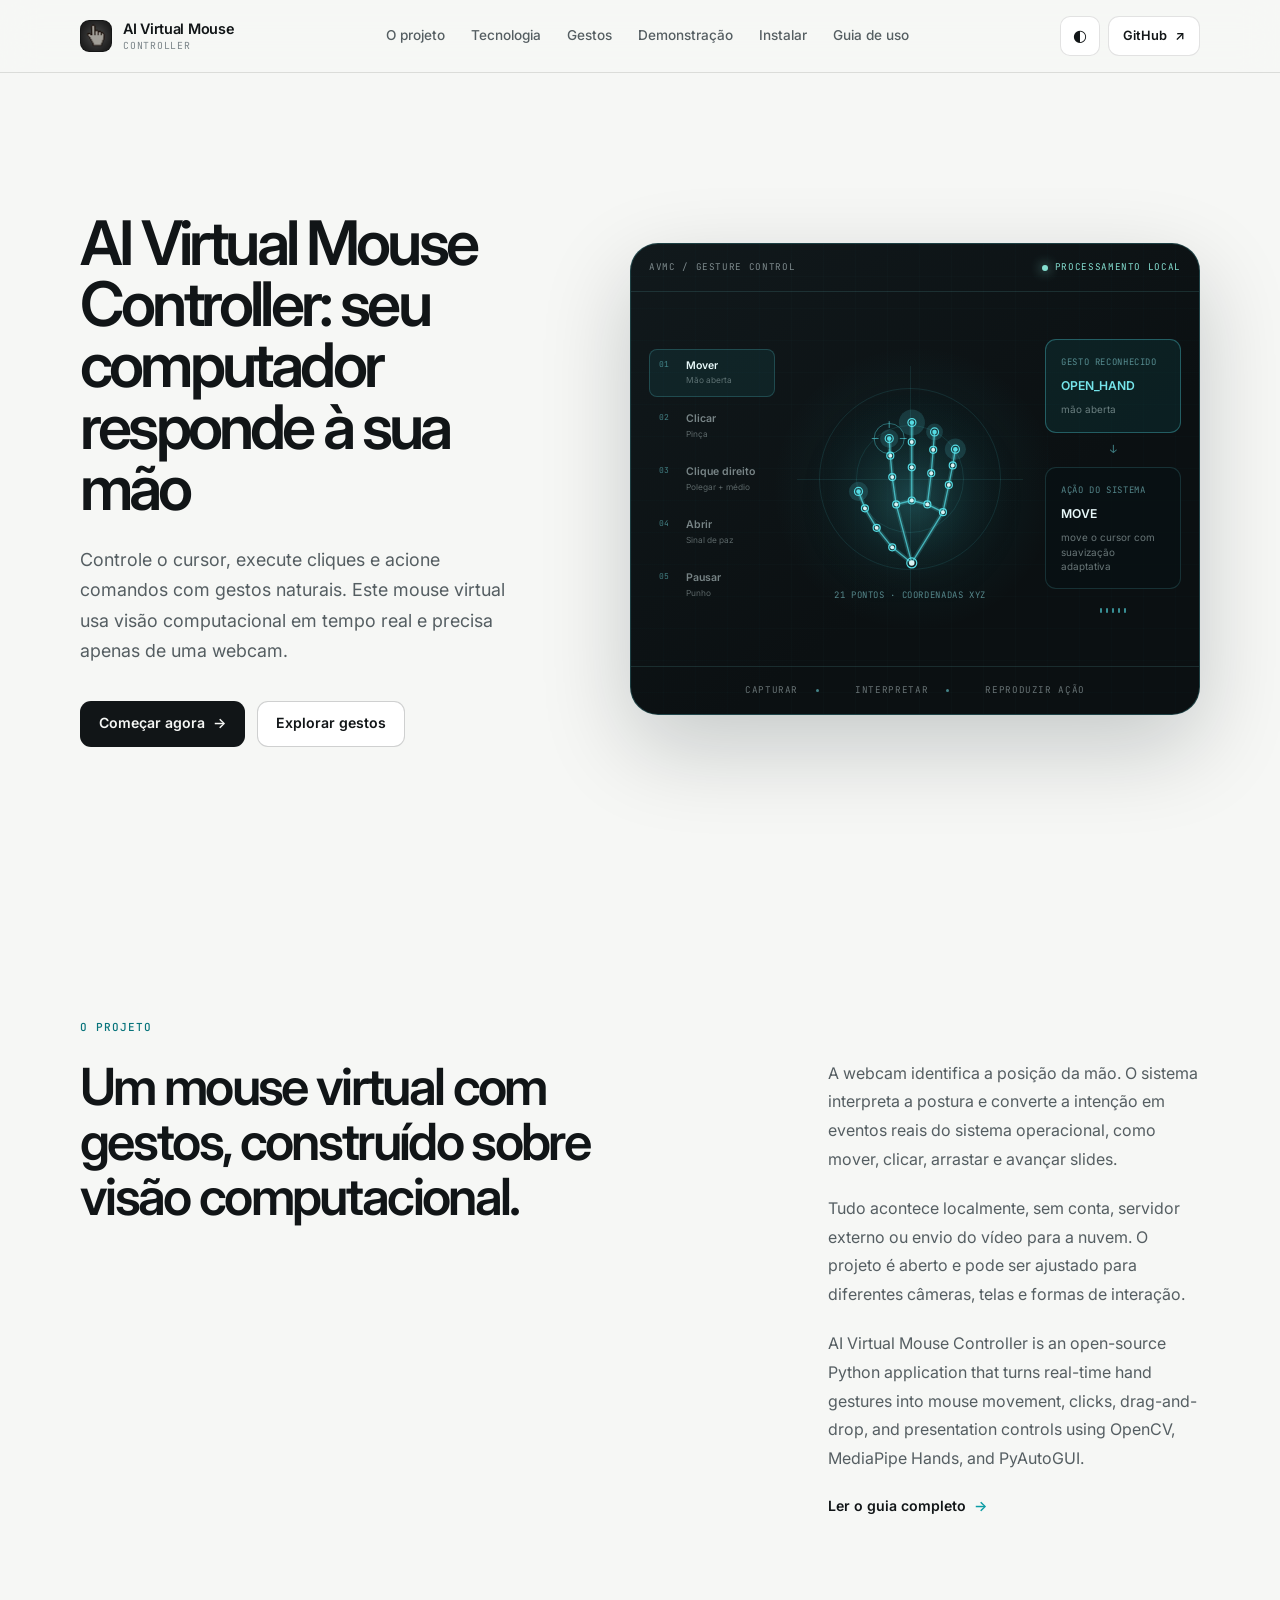
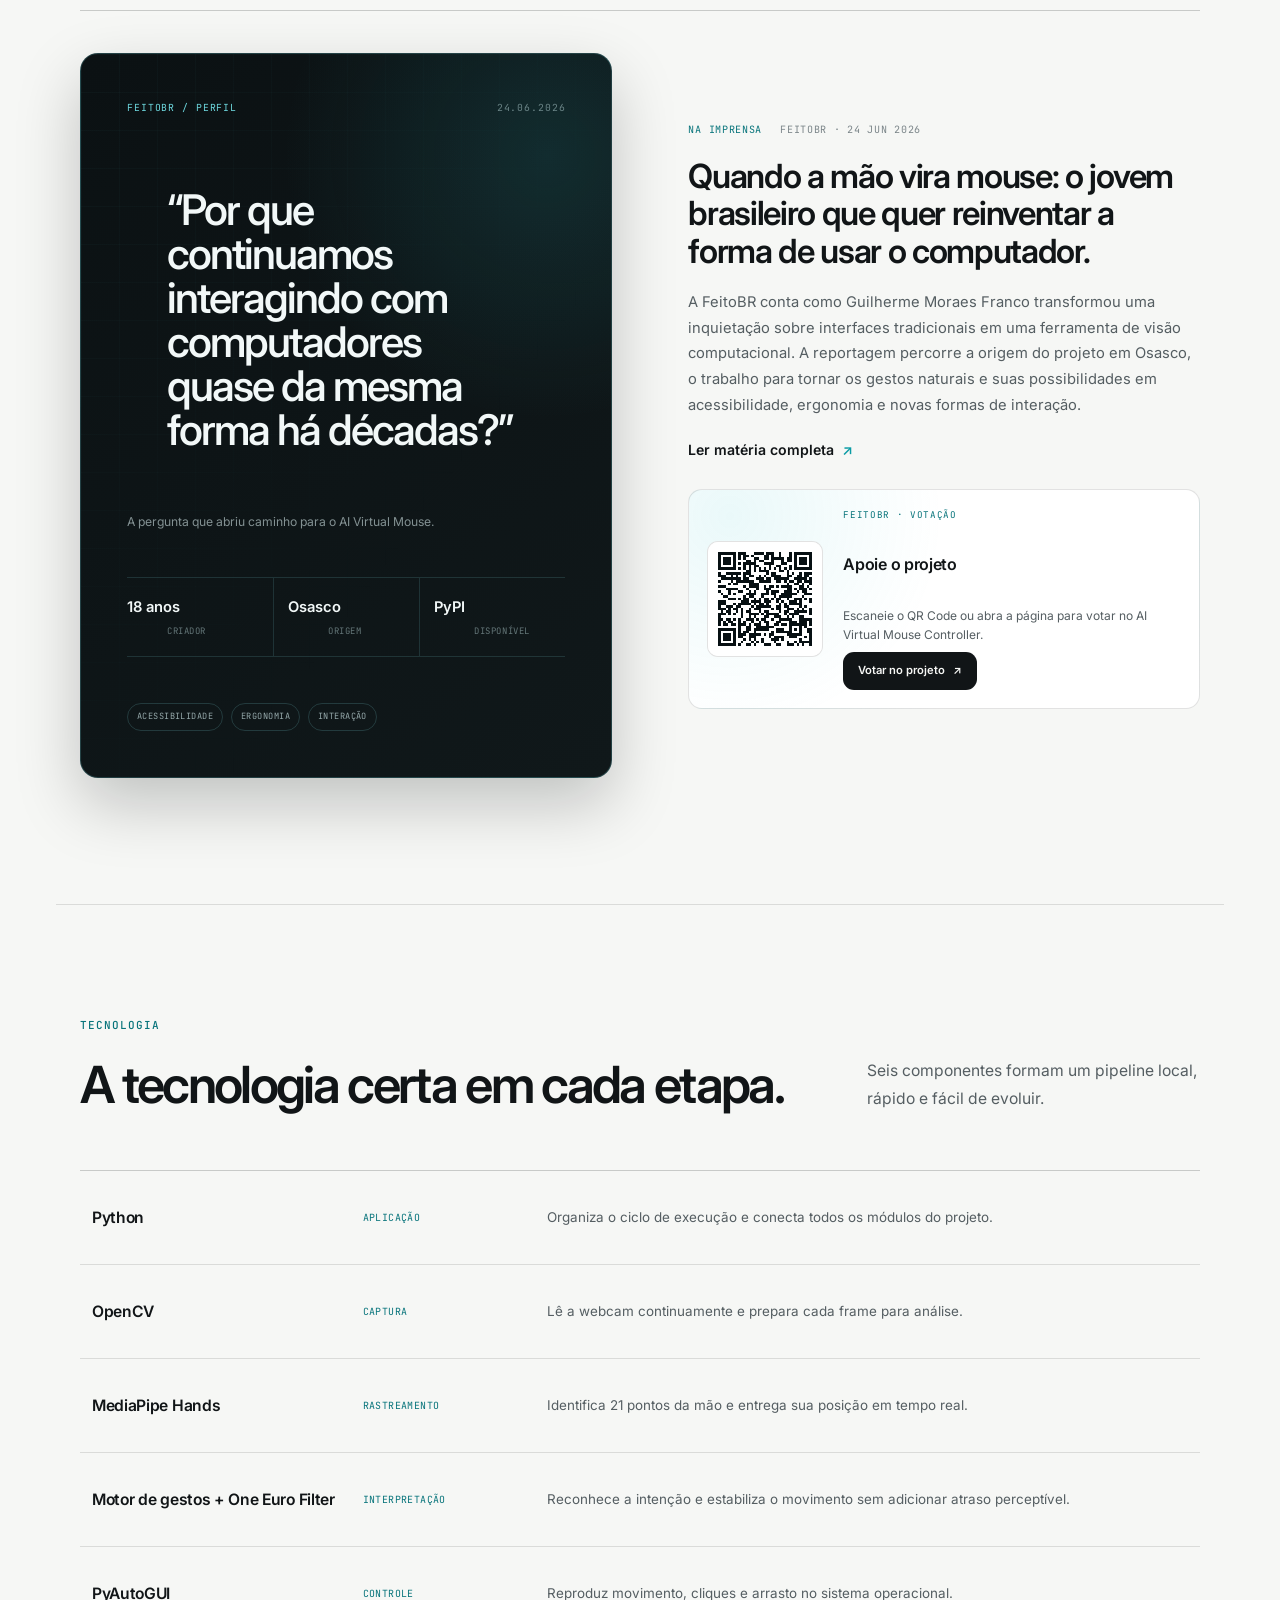
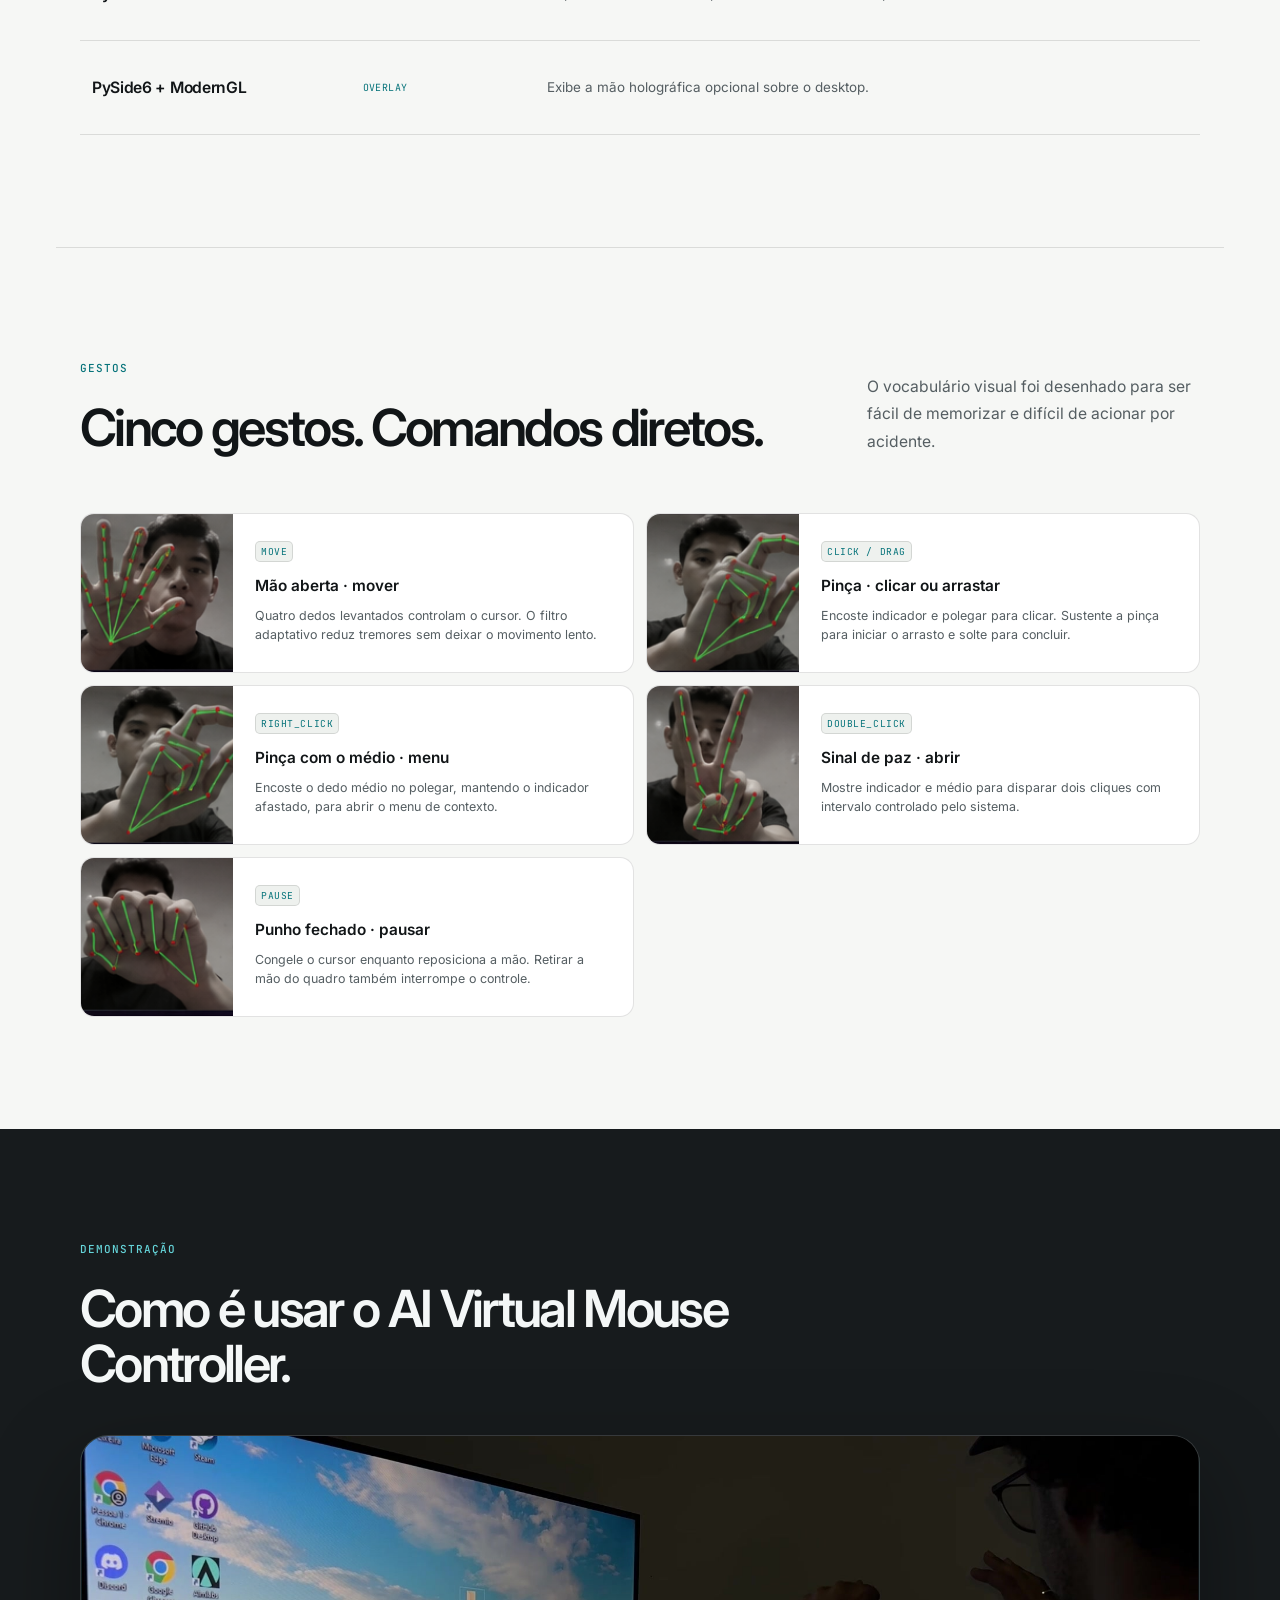
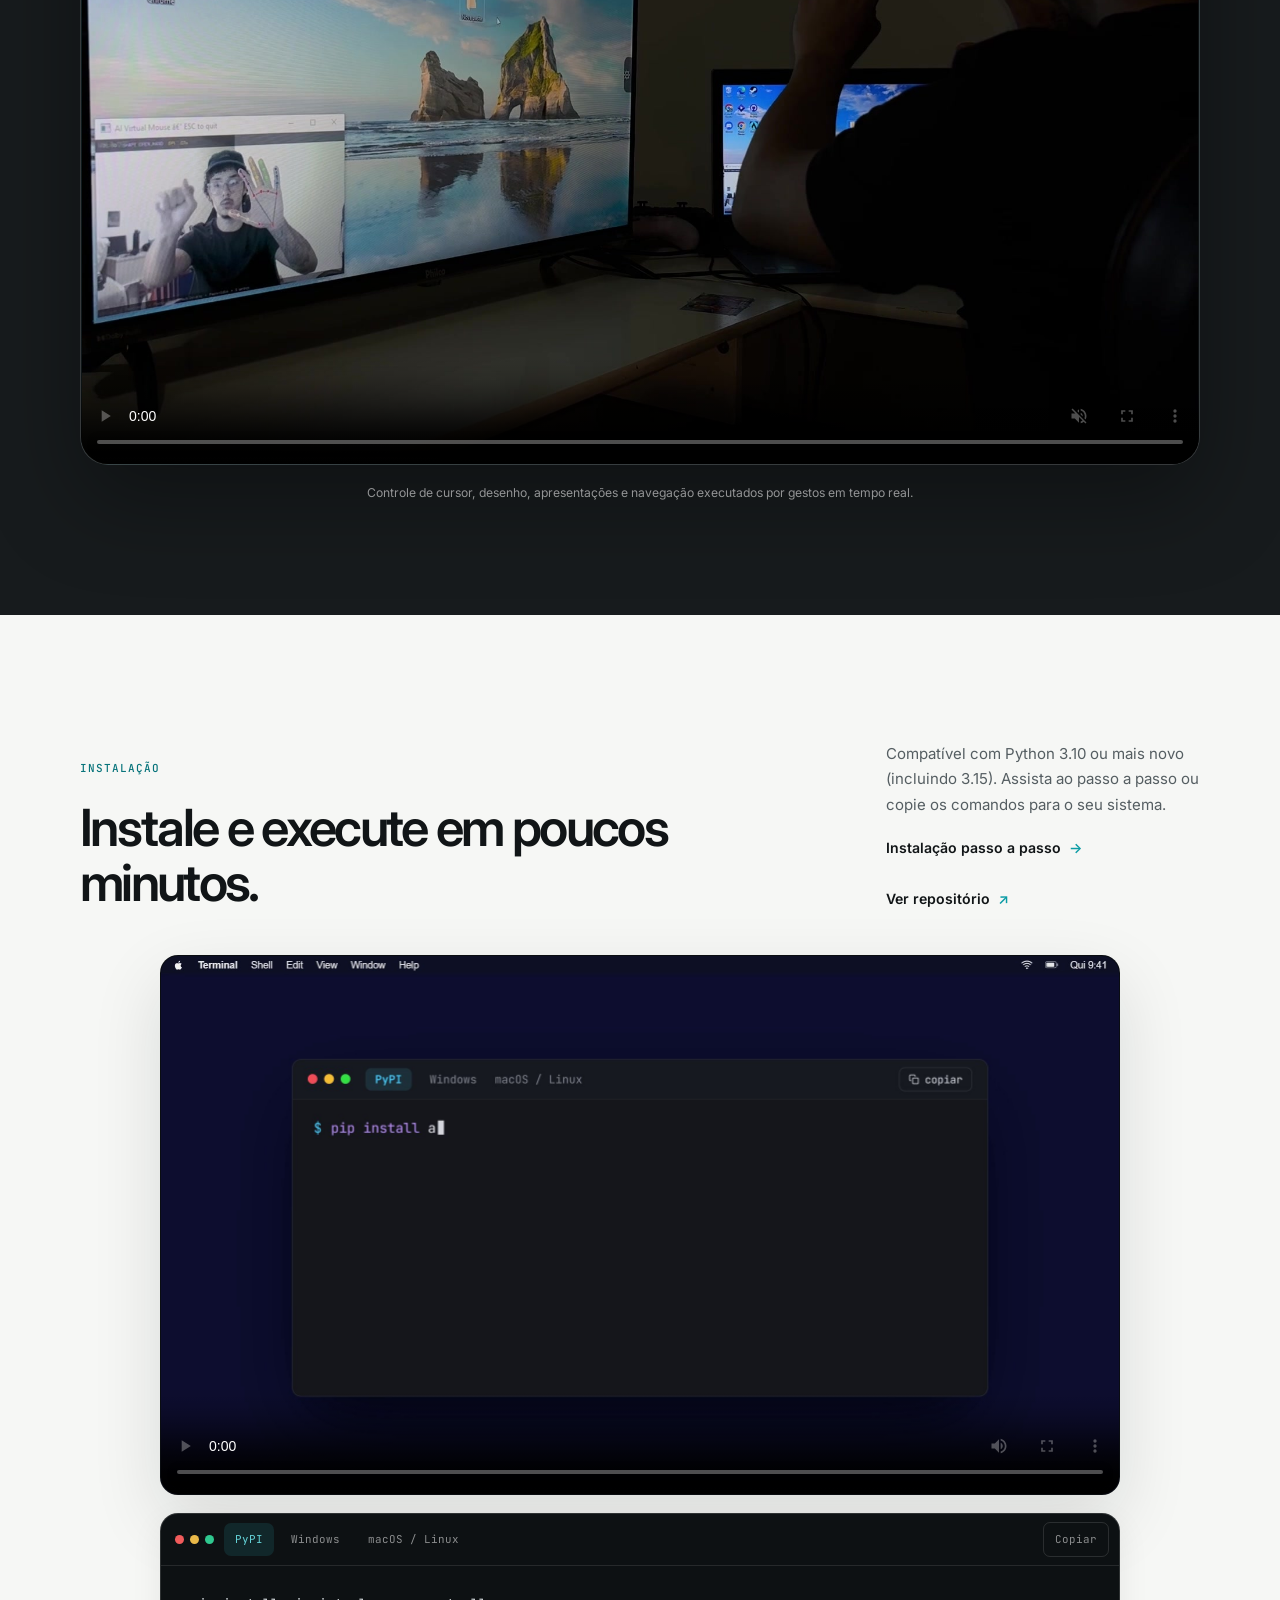
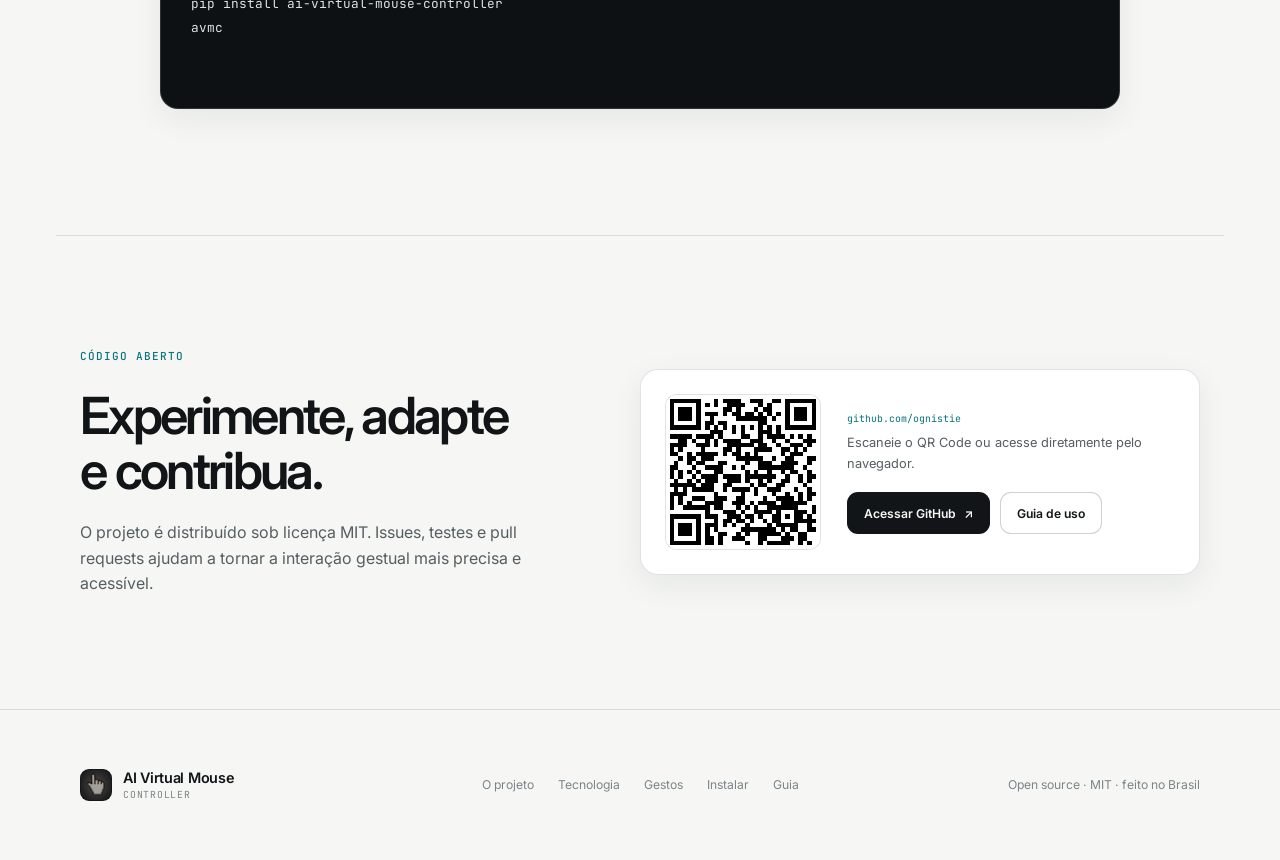
<file: docs/index.html>
<!doctype html>
<html lang="pt-BR" data-theme="light">
<head>
  <meta charset="utf-8">
  <meta name="google-site-verification" content="tviX2OQNAAVt1c9A2BWVsS2HNWF11ntSIeX0x3GnPp8">
  <meta name="viewport" content="width=device-width, initial-scale=1">

  <title>AI Virtual Mouse Controller — mouse por gestos com webcam</title>
  <meta
    name="description"
    content="Controle o cursor, cliques e apresentações com gestos da mão. Um projeto open source em Python, MediaPipe e OpenCV, executado localmente."
  >
  <meta name="author" content="Guilherme Moraes Franco">
  <meta name="robots" content="index, follow, max-image-preview:large, max-snippet:-1, max-video-preview:-1">
  <meta name="theme-color" content="#f6f7f5">
  <link rel="canonical" href="https://ognistie.github.io/ai-virtual-mouse-controller/">

  <meta property="og:type" content="website">
  <meta property="og:locale" content="pt_BR">
  <meta property="og:site_name" content="AI Virtual Mouse Controller">
  <meta property="og:title" content="AI Virtual Mouse Controller">
  <meta
    property="og:description"
    content="Transforme gestos naturais da mão em comandos do computador com visão computacional executada localmente."
  >
  <meta property="og:url" content="https://ognistie.github.io/ai-virtual-mouse-controller/">
  <meta property="og:image" content="https://ognistie.github.io/ai-virtual-mouse-controller/assets/img/avmc-demo-poster.jpg">
  <meta property="og:image:alt" content="AI Virtual Mouse Controller reconhecendo gestos da mão pela webcam">
  <meta name="twitter:card" content="summary_large_image">
  <meta name="twitter:title" content="AI Virtual Mouse Controller — controle por gestos">
  <meta name="twitter:description" content="Controle cursor, cliques e apresentações com gestos da mão usando uma webcam.">
  <meta name="twitter:image" content="https://ognistie.github.io/ai-virtual-mouse-controller/assets/img/avmc-demo-poster.jpg">

  <script type="application/ld+json">
  {
    "@context": "https://schema.org",
    "@graph": [
      {
        "@type": "WebSite",
        "@id": "https://ognistie.github.io/ai-virtual-mouse-controller/#website",
        "url": "https://ognistie.github.io/ai-virtual-mouse-controller/",
        "name": "AI Virtual Mouse Controller",
        "inLanguage": "pt-BR"
      },
      {
        "@type": "SoftwareApplication",
        "@id": "https://ognistie.github.io/ai-virtual-mouse-controller/#software",
        "name": "AI Virtual Mouse Controller",
        "url": "https://ognistie.github.io/ai-virtual-mouse-controller/",
        "downloadUrl": "https://pypi.org/project/ai-virtual-mouse-controller/",
        "codeRepository": "https://github.com/ognistie/ai-virtual-mouse-controller",
        "applicationCategory": "UtilitiesApplication",
        "applicationSubCategory": "Gesture-based computer input and accessibility tool",
        "operatingSystem": "Windows 10, Windows 11, macOS, Linux X11",
        "softwareRequirements": "Python 3.10+ and a webcam",
        "description": "Aplicativo open source que usa visão computacional para controlar o cursor, cliques e apresentações com gestos da mão.",
        "image": "https://ognistie.github.io/ai-virtual-mouse-controller/assets/img/avmc-demo-poster.jpg",
        "license": "https://opensource.org/license/mit",
        "author": {
          "@type": "Person",
          "name": "Guilherme Moraes Franco",
          "url": "https://github.com/ognistie"
        },
        "offers": {
          "@type": "Offer",
          "price": "0",
          "priceCurrency": "USD"
        },
        "isAccessibleForFree": true,
        "inLanguage": "pt-BR"
      }
    ]
  }
  </script>

  <link rel="preconnect" href="https://fonts.googleapis.com">
  <link rel="preconnect" href="https://fonts.gstatic.com" crossorigin>
  <link
    href="https://fonts.googleapis.com/css2?family=Inter:wght@400;500;600;700&family=JetBrains+Mono:wght@400;500&display=swap"
    rel="stylesheet"
  >
  <link rel="stylesheet" href="assets/css/style.css?v=20260730-vote-qr">
  <script>document.documentElement.classList.add("js");</script>
</head>

<body>
  <a class="skip-link" href="#content">Ir para o conteúdo</a>

  <header class="site-header">
    <div class="nav-shell">
      <a class="brand" href="#top" aria-label="AI Virtual Mouse Controller — início">
        <span class="brand-symbol" aria-hidden="true">
          <img src="assets/img/mouse-cursor-brand.jpg" alt="" width="128" height="128">
        </span>
        <span class="brand-copy">
          <strong>AI Virtual Mouse</strong>
          <small>Controller</small>
        </span>
      </a>

      <nav class="nav-links" aria-label="Navegação principal">
        <a href="#overview">O projeto</a>
        <a href="#technology">Tecnologia</a>
        <a href="#gestures">Gestos</a>
        <a href="#demo">Demonstração</a>
        <a href="#install">Instalar</a>
        <a href="usage.html">Guia de uso</a>
      </nav>

      <div class="nav-actions">
        <button class="theme-toggle" type="button" aria-label="Ativar tema escuro">
          <span class="theme-icon" aria-hidden="true">◐</span>
        </button>
        <a
          class="button button-quiet nav-github"
          href="https://github.com/ognistie/ai-virtual-mouse-controller"
          target="_blank"
          rel="noopener"
        >
          GitHub <span aria-hidden="true">↗</span>
        </a>
        <button class="menu-toggle" type="button" aria-label="Abrir menu" aria-expanded="false">
          <span></span><span></span>
        </button>
      </div>
    </div>
  </header>

  <main id="content">
    <section class="hero" id="top">
      <div class="hero-copy">
        <h1>AI Virtual Mouse Controller: seu computador responde à sua mão</h1>

        <p class="hero-lede">
          Controle o cursor, execute cliques e acione comandos com gestos naturais.
          Este mouse virtual usa visão computacional em tempo real e precisa apenas
          de uma webcam.
        </p>

        <div class="hero-actions">
          <a class="button button-primary" href="#install">
            Começar agora <span aria-hidden="true">→</span>
          </a>
          <a class="button button-secondary" href="#gestures">Explorar gestos</a>
        </div>
      </div>

      <div class="tracking-panel" aria-label="Painel ilustrativo do sistema de rastreamento">
        <div class="tracking-toolbar">
          <span>AVMC / gesture control</span>
          <span class="tracking-status"><i aria-hidden="true"></i> processamento local</span>
        </div>

        <div class="tracking-layout">
          <div class="tracking-gesture-list" aria-label="Gestos disponíveis">
            <button type="button" data-gesture-pose="open_hand" aria-pressed="true">
              <span>01</span>
              <strong>Mover</strong>
              <small>Mão aberta</small>
            </button>
            <button type="button" data-gesture-pose="pinch" aria-pressed="false">
              <span>02</span>
              <strong>Clicar</strong>
              <small>Pinça</small>
            </button>
            <button type="button" data-gesture-pose="pinch_middle" aria-pressed="false">
              <span>03</span>
              <strong>Clique direito</strong>
              <small>Polegar + médio</small>
            </button>
            <button type="button" data-gesture-pose="peace" aria-pressed="false">
              <span>04</span>
              <strong>Abrir</strong>
              <small>Sinal de paz</small>
            </button>
            <button type="button" data-gesture-pose="fist" aria-pressed="false">
              <span>05</span>
              <strong>Pausar</strong>
              <small>Punho</small>
            </button>
          </div>

          <div class="tracking-hand" aria-hidden="true">
            <span class="tracking-axis tracking-axis-x"></span>
            <span class="tracking-axis tracking-axis-y"></span>
            <canvas id="heroHandCanvas" width="420" height="420"></canvas>
            <small>21 pontos · coordenadas XYZ</small>
          </div>

          <div class="tracking-output">
            <article class="tracking-module tracking-primary">
              <span>gesto reconhecido</span>
              <strong id="heroGestureName">OPEN_HAND</strong>
              <small id="heroGestureCue">mão aberta</small>
            </article>
            <span class="tracking-flow" aria-hidden="true">↓</span>
            <article class="tracking-module">
              <span>ação do sistema</span>
              <strong id="heroActionName">MOVE</strong>
              <small id="heroActionDetail">move o cursor com suavização adaptativa</small>
            </article>
            <div class="tracking-response" aria-hidden="true">
              <span></span><span></span><span></span><span></span><span></span>
            </div>
          </div>
        </div>

        <div class="tracking-footer">
          <span>capturar</span>
          <span>interpretar</span>
          <span>reproduzir ação</span>
        </div>
      </div>
    </section>

    <section class="section overview" id="overview">
      <div class="section-label">O projeto</div>
      <div class="overview-grid">
        <div>
          <h2>Um mouse virtual com gestos, construído sobre visão computacional.</h2>
        </div>
        <div class="overview-copy">
          <p>
            A webcam identifica a posição da mão. O sistema interpreta a postura e
            converte a intenção em eventos reais do sistema operacional, como mover,
            clicar, arrastar e avançar slides.
          </p>
          <p>
            Tudo acontece localmente, sem conta, servidor externo ou envio do vídeo
            para a nuvem. O projeto é aberto e pode ser ajustado para diferentes
            câmeras, telas e formas de interação.
          </p>
          <p lang="en">
            AI Virtual Mouse Controller is an open-source Python application that
            turns real-time hand gestures into mouse movement, clicks, drag-and-drop,
            and presentation controls using OpenCV, MediaPipe Hands, and PyAutoGUI.
          </p>
          <a class="text-link" href="usage.html">
            Ler o guia completo <span aria-hidden="true">→</span>
          </a>
        </div>
      </div>

      <article class="press-feature" aria-labelledby="pressTitle">
        <a
          class="press-editorial"
          href="https://feitobr.com.br/blog/quando-a-mao-vira-mouse-o-jovem-brasileiro-que-quer-reinventar-a-forma-de-usar-o-computador"
          target="_blank"
          rel="noopener"
          aria-label="Ler a matéria completa no FeitoBR"
        >
          <div class="press-editorial-head">
            <span>FeitoBR / perfil</span>
            <span>24.06.2026</span>
          </div>
          <div class="press-editorial-quote">
            <blockquote>
              “Por que continuamos interagindo com computadores quase da mesma
              forma há décadas?”
            </blockquote>
            <p>A pergunta que abriu caminho para o AI Virtual Mouse.</p>
          </div>
          <dl class="press-facts">
            <div>
              <dt>18 anos</dt>
              <dd>criador</dd>
            </div>
            <div>
              <dt>Osasco</dt>
              <dd>origem</dd>
            </div>
            <div>
              <dt>PyPI</dt>
              <dd>disponível</dd>
            </div>
          </dl>
          <div class="press-topics" aria-label="Temas abordados na matéria">
            <span>Acessibilidade</span>
            <span>Ergonomia</span>
            <span>Interação</span>
          </div>
        </a>
        <div class="press-content">
          <div class="press-meta">
            <span>Na imprensa</span>
            <span>FeitoBR · 24 jun 2026</span>
          </div>
          <h3 id="pressTitle">
            Quando a mão vira mouse: o jovem brasileiro que quer reinventar a
            forma de usar o computador.
          </h3>
          <p>
            A FeitoBR conta como Guilherme Moraes Franco transformou uma
            inquietação sobre interfaces tradicionais em uma ferramenta de
            visão computacional. A reportagem percorre a origem do projeto em
            Osasco, o trabalho para tornar os gestos naturais e suas
            possibilidades em acessibilidade, ergonomia e novas formas de
            interação.
          </p>
          <a
            class="text-link"
            href="https://feitobr.com.br/blog/quando-a-mao-vira-mouse-o-jovem-brasileiro-que-quer-reinventar-a-forma-de-usar-o-computador"
            target="_blank"
            rel="noopener"
          >
            Ler matéria completa <span aria-hidden="true">↗</span>
          </a>
          <div class="press-vote-card">
            <a
              class="press-vote-qr"
              href="https://feitobr.com.br/produtos/50dbbe01-15b2-4acd-b968-099254726824"
              target="_blank"
              rel="noopener"
              aria-label="Abrir a página de votação do AI Virtual Mouse Controller no FeitoBR"
            >
              <img
                src="assets/img/feitobr-vote-qr.png"
                alt="QR Code para votar no AI Virtual Mouse Controller no FeitoBR"
                width="180"
                height="180"
                loading="lazy"
              >
            </a>
            <div class="press-vote-copy">
              <span class="press-vote-kicker">FeitoBR · votação</span>
              <h4>Apoie o projeto</h4>
              <p>Escaneie o QR Code ou abra a página para votar no AI Virtual Mouse Controller.</p>
              <a
                class="button button-primary"
                href="https://feitobr.com.br/produtos/50dbbe01-15b2-4acd-b968-099254726824"
                target="_blank"
                rel="noopener"
              >
                Votar no projeto <span aria-hidden="true">↗</span>
              </a>
            </div>
          </div>
        </div>
      </article>
    </section>

    <section class="section technology" id="technology">
      <div class="section-heading">
        <div>
          <div class="section-label">Tecnologia</div>
          <h2>A tecnologia certa em cada etapa.</h2>
        </div>
        <p>
          Seis componentes formam um pipeline local, rápido e fácil de evoluir.
        </p>
      </div>

      <div class="stack-list">
        <article class="stack-item">
          <h3>Python</h3>
          <span class="stack-role">Aplicação</span>
          <p>Organiza o ciclo de execução e conecta todos os módulos do projeto.</p>
        </article>
        <article class="stack-item">
          <h3>OpenCV</h3>
          <span class="stack-role">Captura</span>
          <p>Lê a webcam continuamente e prepara cada frame para análise.</p>
        </article>
        <article class="stack-item">
          <h3>MediaPipe Hands</h3>
          <span class="stack-role">Rastreamento</span>
          <p>Identifica 21 pontos da mão e entrega sua posição em tempo real.</p>
        </article>
        <article class="stack-item">
          <h3>Motor de gestos + One Euro Filter</h3>
          <span class="stack-role">Interpretação</span>
          <p>Reconhece a intenção e estabiliza o movimento sem adicionar atraso perceptível.</p>
        </article>
        <article class="stack-item">
          <h3>PyAutoGUI</h3>
          <span class="stack-role">Controle</span>
          <p>Reproduz movimento, cliques e arrasto no sistema operacional.</p>
        </article>
        <article class="stack-item">
          <h3>PySide6 + ModernGL</h3>
          <span class="stack-role">Overlay</span>
          <p>Exibe a mão holográfica opcional sobre o desktop.</p>
        </article>
      </div>
    </section>

    <section class="section gestures" id="gestures">
      <div class="section-heading">
        <div>
          <div class="section-label">Gestos</div>
          <h2>Cinco gestos. Comandos diretos.</h2>
        </div>
        <p>
          O vocabulário visual foi desenhado para ser fácil de memorizar e difícil
          de acionar por acidente.
        </p>
      </div>

      <div class="gesture-gallery">
        <article class="gesture-card">
          <img
            src="assets/img/gesture_move_real.png"
            alt="Mão aberta usada para mover o cursor"
            loading="lazy"
            width="640"
            height="360"
          >
          <div>
            <code>MOVE</code>
            <h3>Mão aberta · mover</h3>
            <p>Quatro dedos levantados controlam o cursor. O filtro adaptativo reduz tremores sem deixar o movimento lento.</p>
          </div>
        </article>
        <article class="gesture-card">
          <img
            src="assets/img/gesture_left_click_real.png"
            alt="Pinça entre polegar e indicador para clique esquerdo"
            loading="lazy"
            width="640"
            height="360"
          >
          <div>
            <code>CLICK / DRAG</code>
            <h3>Pinça · clicar ou arrastar</h3>
            <p>Encoste indicador e polegar para clicar. Sustente a pinça para iniciar o arrasto e solte para concluir.</p>
          </div>
        </article>
        <article class="gesture-card">
          <img
            src="assets/img/gesture_left_click_real.png"
            alt="Gesto de clique direito com polegar e dedo médio"
            loading="lazy"
            width="640"
            height="360"
          >
          <div>
            <code>RIGHT_CLICK</code>
            <h3>Pinça com o médio · menu</h3>
            <p>Encoste o dedo médio no polegar, mantendo o indicador afastado, para abrir o menu de contexto.</p>
          </div>
        </article>
        <article class="gesture-card">
          <img
            src="assets/img/gesture_double_click_real.png"
            alt="Sinal de paz usado para duplo clique"
            loading="lazy"
            width="640"
            height="360"
          >
          <div>
            <code>DOUBLE_CLICK</code>
            <h3>Sinal de paz · abrir</h3>
            <p>Mostre indicador e médio para disparar dois cliques com intervalo controlado pelo sistema.</p>
          </div>
        </article>
        <article class="gesture-card">
          <img
            src="assets/img/gesture_pause_real.png"
            alt="Punho fechado usado para pausar o cursor"
            loading="lazy"
            width="640"
            height="360"
          >
          <div>
            <code>PAUSE</code>
            <h3>Punho fechado · pausar</h3>
            <p>Congele o cursor enquanto reposiciona a mão. Retirar a mão do quadro também interrompe o controle.</p>
          </div>
        </article>
      </div>
    </section>

    <section class="section demo" id="demo">
      <div class="demo-intro">
        <div>
          <div class="section-label section-label-inverse">Demonstração</div>
          <h2>Como é usar o AI Virtual Mouse Controller.</h2>
        </div>
      </div>

      <video
        class="demo-video"
        controls
        muted
        playsinline
        preload="metadata"
        poster="assets/img/avmc-demo-poster.jpg"
        aria-label="Demonstração do AI Virtual Mouse Controller em uso"
        aria-describedby="demoCaption"
      >
        <source src="assets/video/avmc-demo.mp4" type="video/mp4">
        Seu navegador não oferece suporte à reprodução deste vídeo.
      </video>
      <p class="demo-caption" id="demoCaption">
        Controle de cursor, desenho, apresentações e navegação executados por
        gestos em tempo real.
      </p>
    </section>

    <section class="section install" id="install">
      <div class="install-heading">
        <div>
          <div class="section-label">Instalação</div>
          <h2>Instale e execute em poucos minutos.</h2>
        </div>
        <div class="install-summary">
          <p>Compatível com Python 3.10 ou mais novo (incluindo 3.15). Assista ao passo a passo ou copie os comandos para o seu sistema.</p>
          <div class="install-links">
            <a class="text-link" href="usage.html">Instalação passo a passo <span aria-hidden="true">→</span></a>
            <a
              class="text-link"
              href="https://github.com/ognistie/ai-virtual-mouse-controller"
              target="_blank"
              rel="noopener"
            >
              Ver repositório <span aria-hidden="true">↗</span>
            </a>
          </div>
        </div>
      </div>

      <video
        class="installation-video"
        controls
        preload="metadata"
        poster="assets/img/instalacao-avmc-poster.jpg"
        aria-label="Vídeo demonstrando a instalação do AI Virtual Mouse Controller"
      >
        <source src="assets/video/instalacao-avmc.mp4" type="video/mp4">
        Seu navegador não oferece suporte à reprodução deste vídeo.
      </video>

      <div class="terminal installation-terminal">
        <div class="terminal-tabs">
          <div class="terminal-lights" aria-hidden="true"><i></i><i></i><i></i></div>
          <div class="terminal-tablist" role="tablist" aria-label="Métodos de instalação">
            <button
              id="tab-pypi"
              type="button"
              role="tab"
              aria-selected="true"
              aria-controls="install-pypi"
              data-tab="pypi"
            >PyPI</button>
            <button
              id="tab-windows"
              type="button"
              role="tab"
              aria-selected="false"
              aria-controls="install-windows"
              data-tab="windows"
            >Windows</button>
            <button
              id="tab-unix"
              type="button"
              role="tab"
              aria-selected="false"
              aria-controls="install-unix"
              data-tab="unix"
            >macOS / Linux</button>
          </div>
          <button class="copy-button" type="button" data-copy-target="install-pypi">Copiar</button>
        </div>
        <pre id="install-pypi" role="tabpanel" aria-labelledby="tab-pypi" data-tab-panel="pypi"><code>pip install ai-virtual-mouse-controller
avmc</code></pre>
        <pre id="install-windows" role="tabpanel" aria-labelledby="tab-windows" data-tab-panel="windows" hidden><code>git clone https://github.com/ognistie/ai-virtual-mouse-controller.git
cd ai-virtual-mouse-controller
py -m pip install -r requirements.txt
py main.py</code></pre>
        <pre id="install-unix" role="tabpanel" aria-labelledby="tab-unix" data-tab-panel="unix" hidden><code>git clone https://github.com/ognistie/ai-virtual-mouse-controller.git
cd ai-virtual-mouse-controller
python3 -m pip install -r requirements.txt
python3 main.py</code></pre>
      </div>

    </section>

    <section class="section final-cta">
      <div class="final-copy">
        <div class="section-label">Código aberto</div>
        <h2>Experimente, adapte e contribua.</h2>
        <p>
          O projeto é distribuído sob licença MIT. Issues, testes e pull requests
          ajudam a tornar a interação gestual mais precisa e acessível.
        </p>
      </div>
      <div class="repository-card">
        <a
          class="repository-qr"
          href="https://github.com/ognistie/ai-virtual-mouse-controller"
          target="_blank"
          rel="noopener"
          aria-label="Abrir o repositório do AI Virtual Mouse Controller no GitHub"
        >
          <img
            src="assets/img/github-repository-qr.png"
            alt="QR Code para acessar o repositório no GitHub"
            width="180"
            height="180"
            loading="lazy"
          >
        </a>
        <div>
          <span class="repository-kicker">github.com/ognistie</span>
          <p>Escaneie o QR Code ou acesse diretamente pelo navegador.</p>
          <div class="final-actions">
            <a
              class="button button-primary"
              href="https://github.com/ognistie/ai-virtual-mouse-controller"
              target="_blank"
              rel="noopener"
            >
              Acessar GitHub <span aria-hidden="true">↗</span>
            </a>
            <a class="button button-secondary" href="usage.html">Guia de uso</a>
          </div>
        </div>
      </div>
    </section>
  </main>

  <footer class="site-footer">
    <div class="footer-grid">
      <a class="brand" href="#top" aria-label="Voltar ao início">
        <span class="brand-symbol" aria-hidden="true">
          <img src="assets/img/mouse-cursor-brand.jpg" alt="" width="128" height="128">
        </span>
        <span class="brand-copy">
          <strong>AI Virtual Mouse</strong>
          <small>Controller</small>
        </span>
      </a>
      <div class="footer-links">
        <a href="#overview">O projeto</a>
        <a href="#technology">Tecnologia</a>
        <a href="#gestures">Gestos</a>
        <a href="#install">Instalar</a>
        <a href="usage.html">Guia</a>
      </div>
      <p>Open source · MIT · feito no Brasil</p>
    </div>
  </footer>

  <script src="assets/js/hand-viz.js?v=20260730-gesture-fix" defer></script>
  <script src="assets/js/main.js?v=20260728-layout-fix" defer></script>
</body>
</html>
</file>
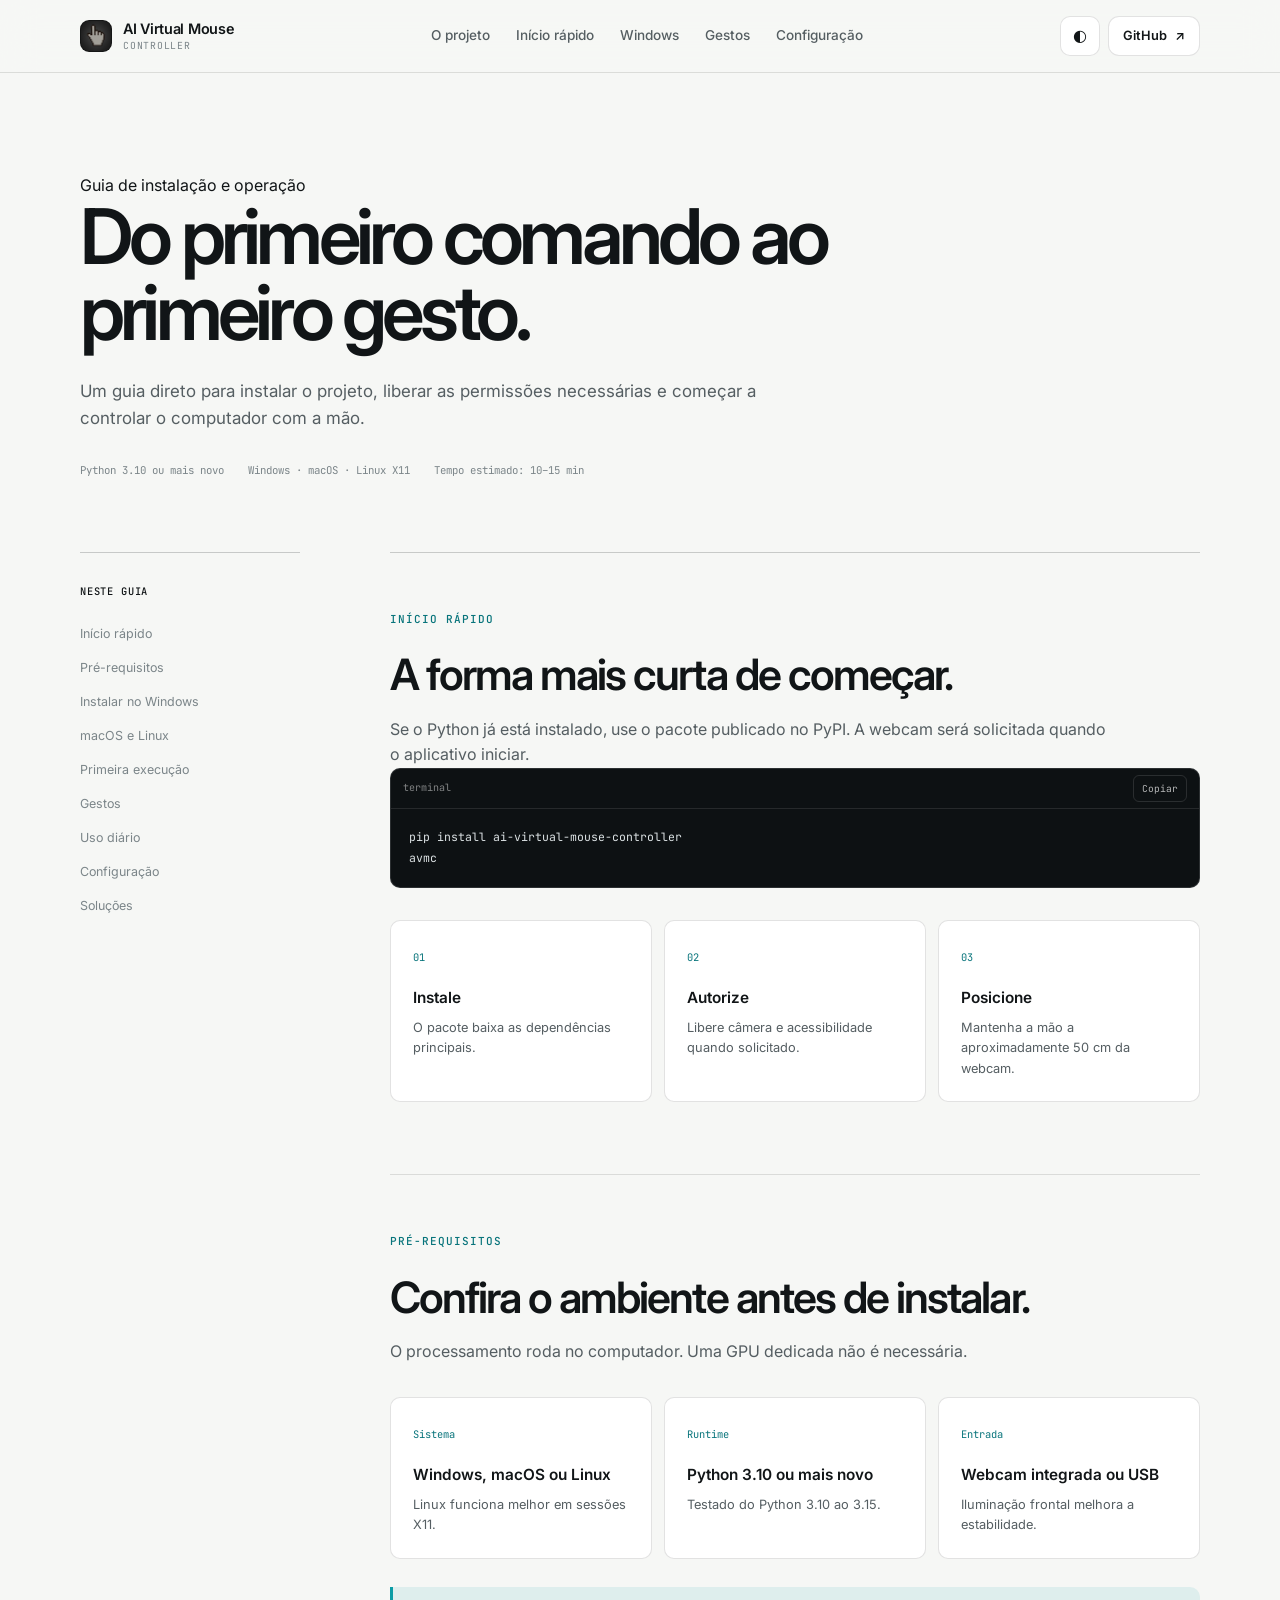
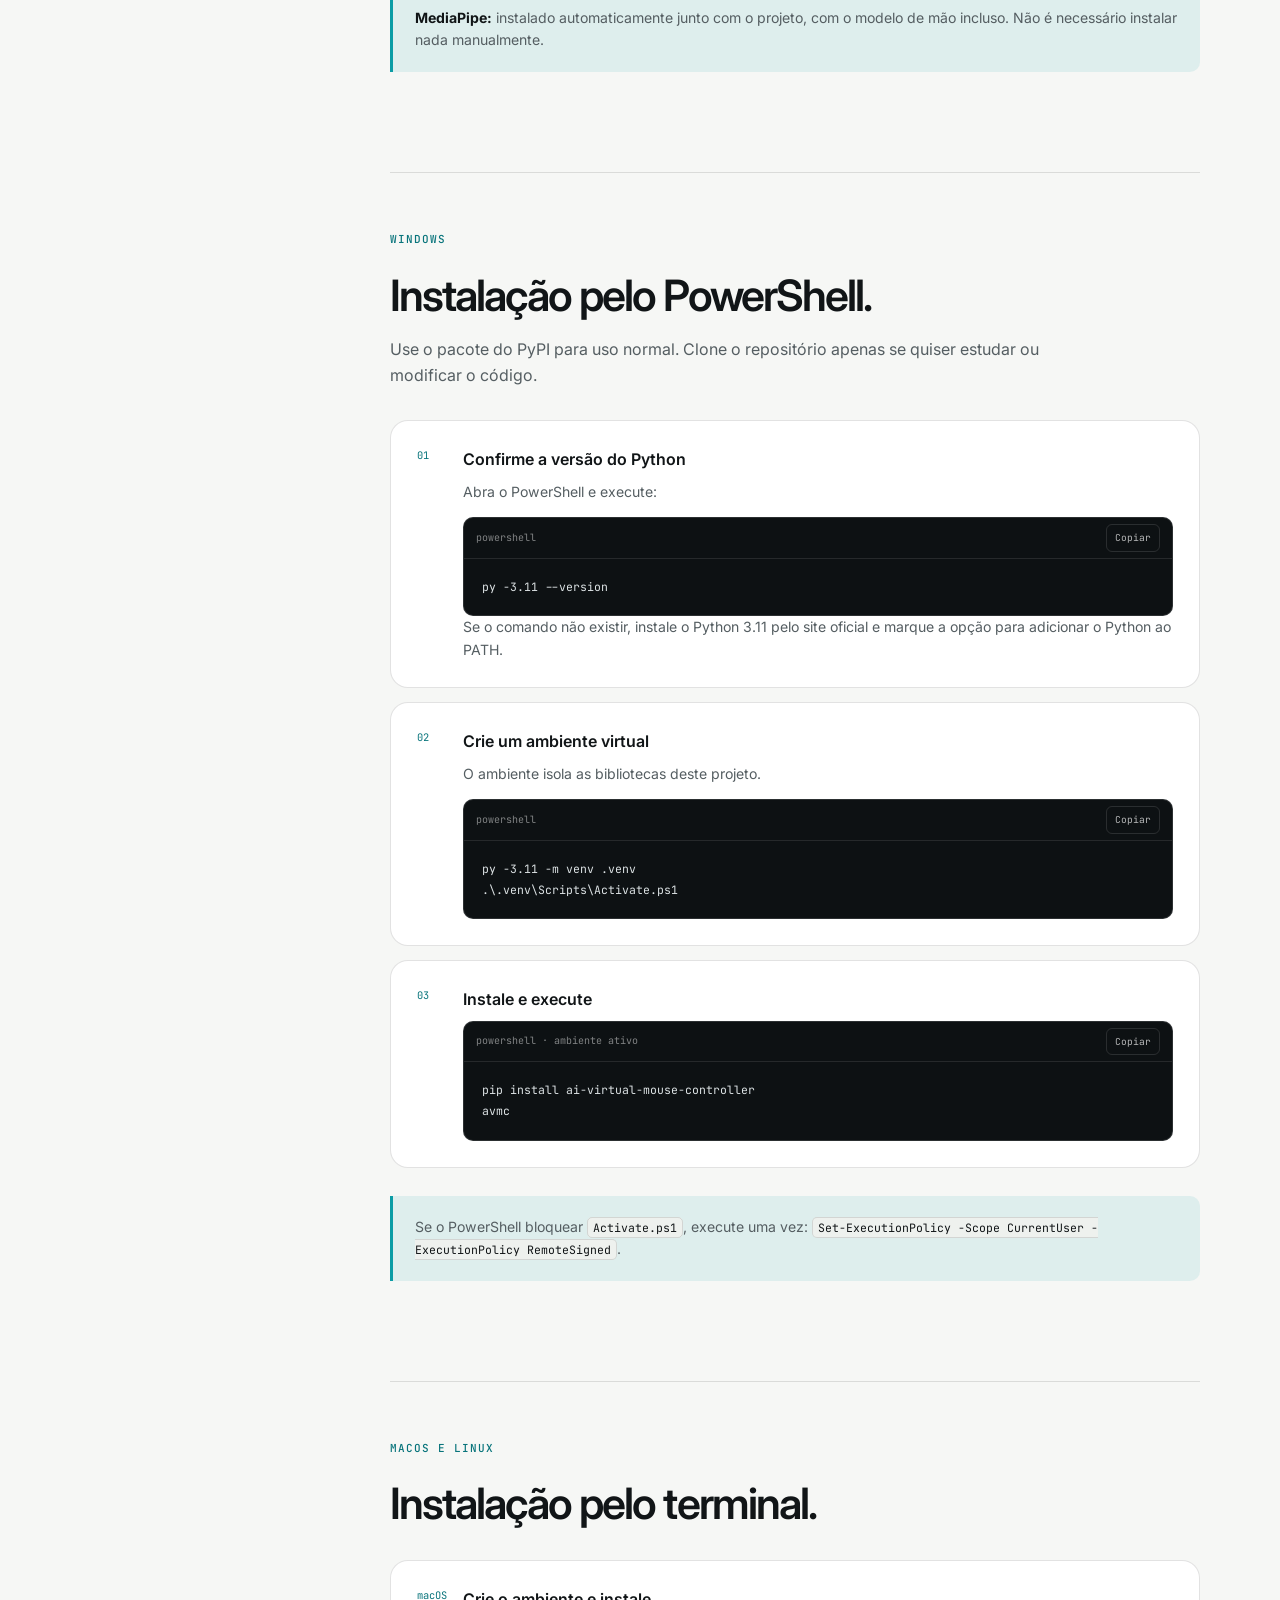
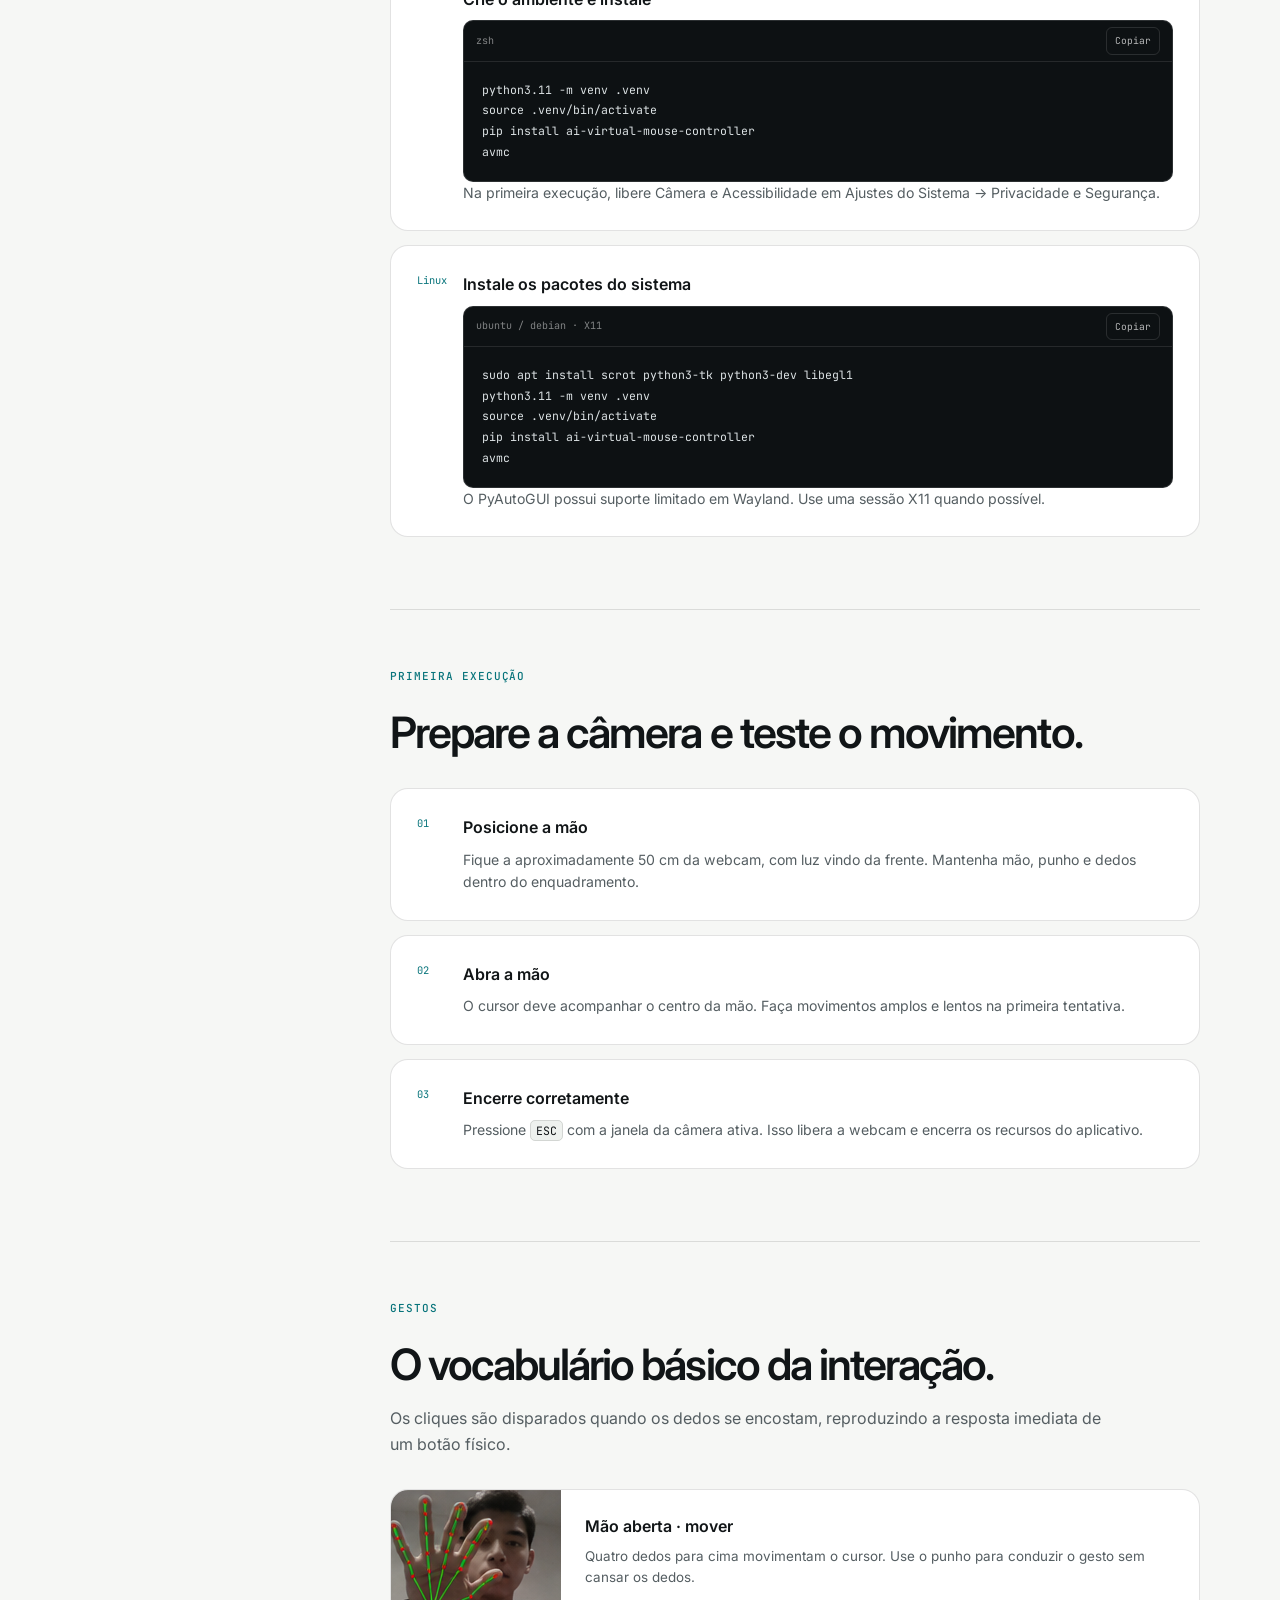
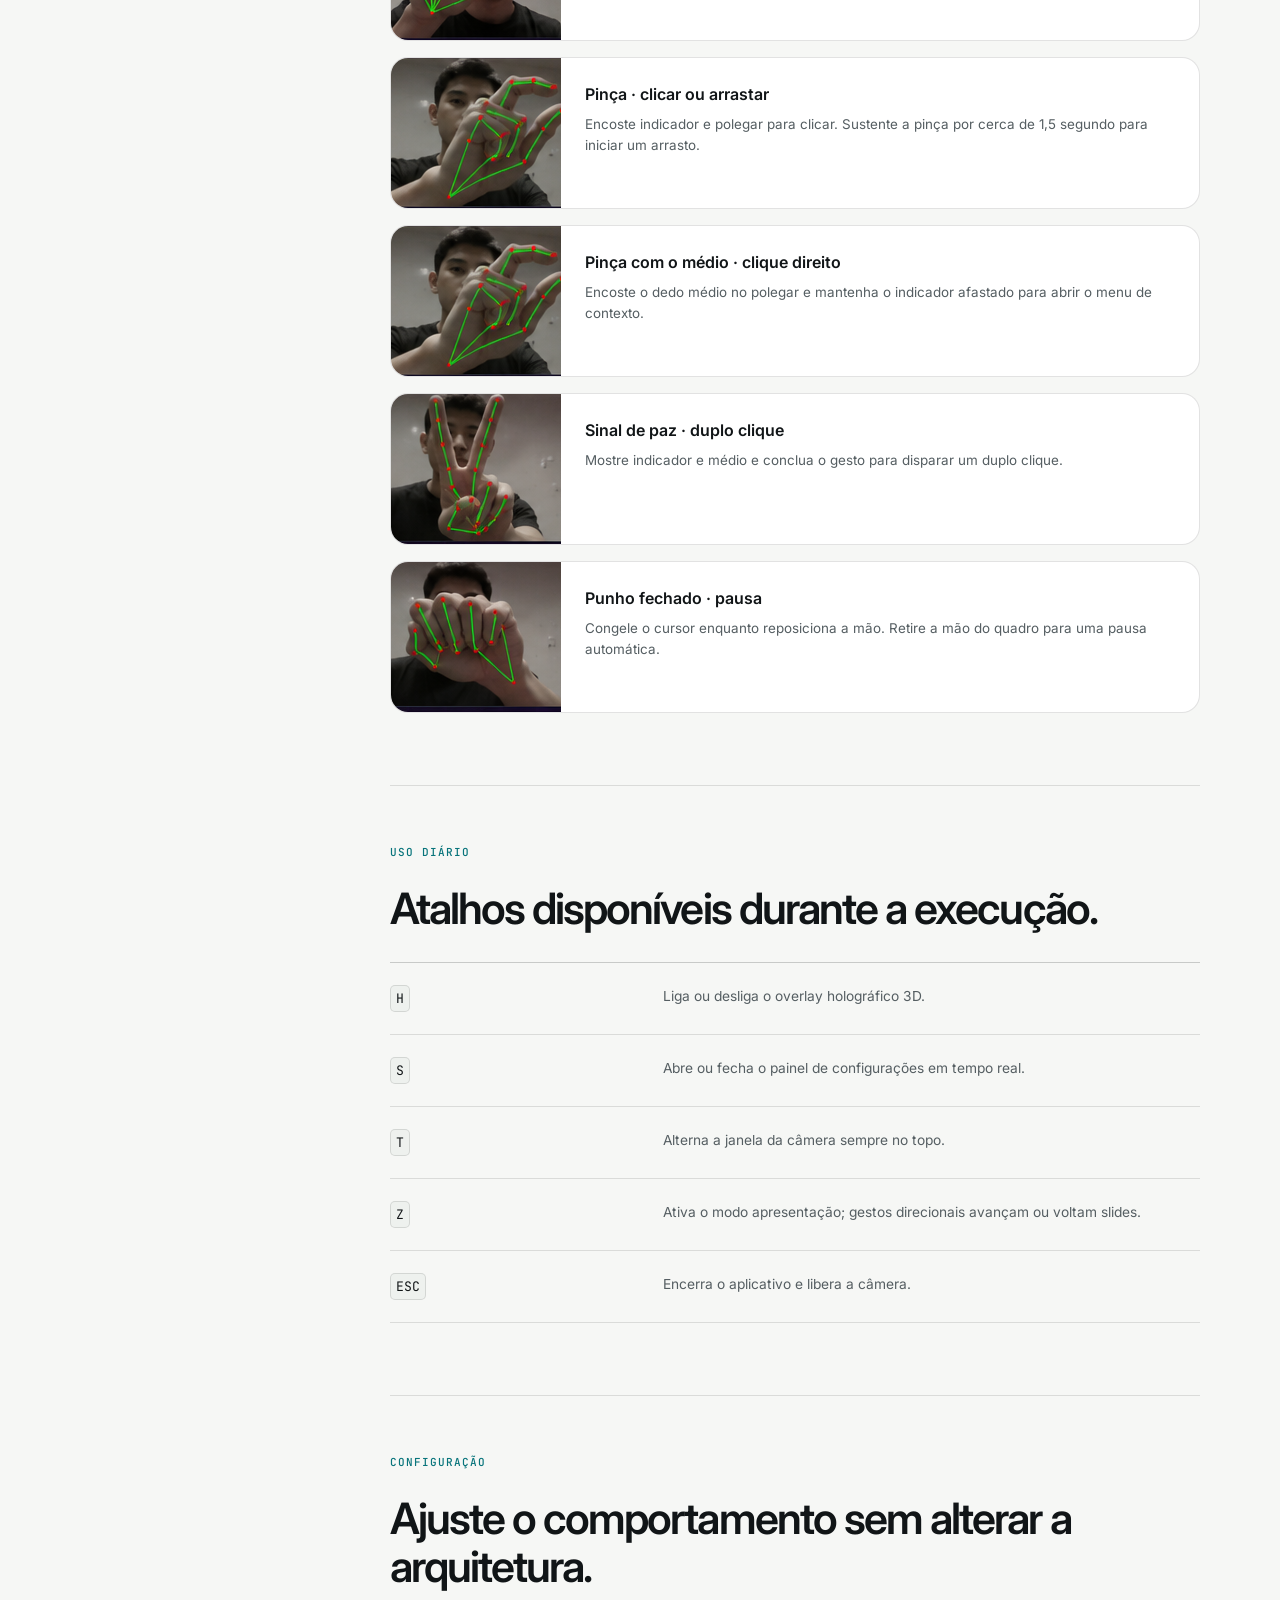
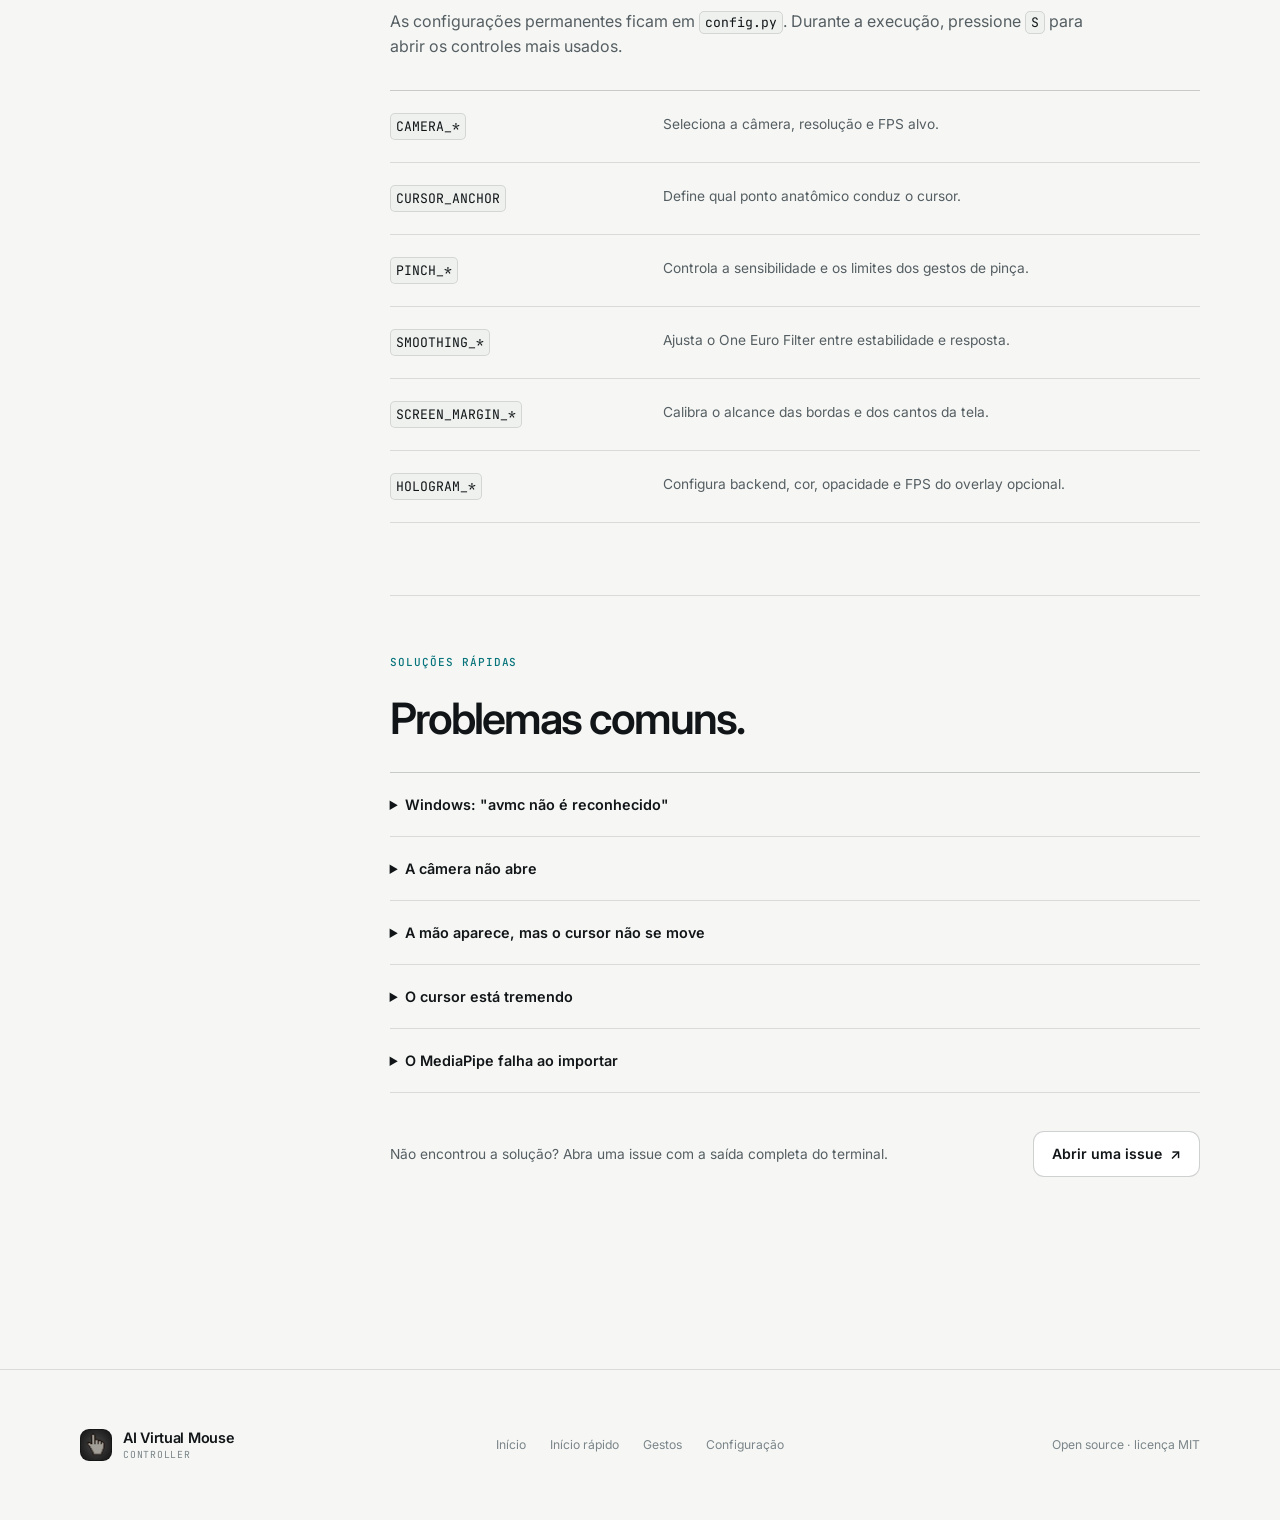
<file: docs/usage.html>
<!doctype html>
<html lang="pt-BR" data-theme="light">
<head>
  <meta charset="utf-8">
  <meta name="viewport" content="width=device-width, initial-scale=1">

  <title>Guia de uso — AI Virtual Mouse Controller</title>
  <meta
    name="description"
    content="Instale, configure e use o AI Virtual Mouse Controller no Windows, macOS ou Linux."
  >
  <meta name="author" content="Guilherme Moraes Franco">
  <meta name="robots" content="index, follow, max-image-preview:large, max-snippet:-1, max-video-preview:-1">
  <meta name="theme-color" content="#f6f7f5">
  <link rel="canonical" href="https://ognistie.github.io/ai-virtual-mouse-controller/usage.html">

  <meta property="og:type" content="article">
  <meta property="og:locale" content="pt_BR">
  <meta property="og:site_name" content="AI Virtual Mouse Controller">
  <meta property="og:title" content="Guia de uso — AI Virtual Mouse Controller">
  <meta property="og:description" content="Instalação, gestos, configuração e solução de problemas no Windows, macOS e Linux.">
  <meta property="og:url" content="https://ognistie.github.io/ai-virtual-mouse-controller/usage.html">
  <meta property="og:image" content="https://ognistie.github.io/ai-virtual-mouse-controller/assets/img/instalacao-avmc-poster.jpg">
  <meta property="og:image:alt" content="Guia de instalação do AI Virtual Mouse Controller">
  <meta property="article:modified_time" content="2026-07-30">
  <meta name="twitter:card" content="summary_large_image">
  <meta name="twitter:title" content="Guia de uso — AI Virtual Mouse Controller">
  <meta name="twitter:description" content="Instale, configure e use o controle de mouse por gestos no Windows, macOS ou Linux.">
  <meta name="twitter:image" content="https://ognistie.github.io/ai-virtual-mouse-controller/assets/img/instalacao-avmc-poster.jpg">

  <script type="application/ld+json">
  {
    "@context": "https://schema.org",
    "@graph": [
      {
        "@type": "TechArticle",
        "@id": "https://ognistie.github.io/ai-virtual-mouse-controller/usage.html#guide",
        "headline": "Guia de uso do AI Virtual Mouse Controller",
        "description": "Instalação, configuração, gestos e solução de problemas do AI Virtual Mouse Controller.",
        "url": "https://ognistie.github.io/ai-virtual-mouse-controller/usage.html",
        "image": "https://ognistie.github.io/ai-virtual-mouse-controller/assets/img/instalacao-avmc-poster.jpg",
        "dateModified": "2026-07-30",
        "inLanguage": "pt-BR",
        "author": {
          "@type": "Person",
          "name": "Guilherme Moraes Franco",
          "url": "https://github.com/ognistie"
        },
        "about": {
          "@id": "https://ognistie.github.io/ai-virtual-mouse-controller/#software"
        }
      },
      {
        "@type": "BreadcrumbList",
        "itemListElement": [
          {
            "@type": "ListItem",
            "position": 1,
            "name": "AI Virtual Mouse Controller",
            "item": "https://ognistie.github.io/ai-virtual-mouse-controller/"
          },
          {
            "@type": "ListItem",
            "position": 2,
            "name": "Guia de uso",
            "item": "https://ognistie.github.io/ai-virtual-mouse-controller/usage.html"
          }
        ]
      }
    ]
  }
  </script>

  <link rel="preconnect" href="https://fonts.googleapis.com">
  <link rel="preconnect" href="https://fonts.gstatic.com" crossorigin>
  <link
    href="https://fonts.googleapis.com/css2?family=Inter:wght@400;500;600;700&family=JetBrains+Mono:wght@400;500&display=swap"
    rel="stylesheet"
  >
  <link rel="stylesheet" href="assets/css/style.css?v=20260730-vote-qr">
  <script>document.documentElement.classList.add("js");</script>
</head>

<body>
  <a class="skip-link" href="#guide-content">Ir para o guia</a>

  <header class="site-header">
    <div class="nav-shell">
      <a class="brand" href="index.html" aria-label="AI Virtual Mouse Controller — início">
        <span class="brand-symbol" aria-hidden="true">
          <img src="assets/img/mouse-cursor-brand.jpg" alt="" width="128" height="128">
        </span>
        <span class="brand-copy">
          <strong>AI Virtual Mouse</strong>
          <small>Controller</small>
        </span>
      </a>

      <nav class="nav-links" aria-label="Navegação principal">
        <a href="index.html#overview">O projeto</a>
        <a href="#quickstart">Início rápido</a>
        <a href="#install-windows">Windows</a>
        <a href="#gestures-guide">Gestos</a>
        <a href="#configuration">Configuração</a>
      </nav>

      <div class="nav-actions">
        <button class="theme-toggle" type="button" aria-label="Ativar tema escuro">
          <span class="theme-icon" aria-hidden="true">◐</span>
        </button>
        <a
          class="button button-quiet nav-github"
          href="https://github.com/ognistie/ai-virtual-mouse-controller"
          target="_blank"
          rel="noopener"
        >
          GitHub <span aria-hidden="true">↗</span>
        </a>
        <button class="menu-toggle" type="button" aria-label="Abrir menu" aria-expanded="false">
          <span></span><span></span>
        </button>
      </div>
    </div>
  </header>

  <main id="guide-content">
    <section class="docs-hero">
      <div class="eyebrow">
        <span class="eyebrow-dot" aria-hidden="true"></span>
        Guia de instalação e operação
      </div>
      <h1>Do primeiro comando ao primeiro gesto.</h1>
      <p>
        Um guia direto para instalar o projeto, liberar as permissões necessárias
        e começar a controlar o computador com a mão.
      </p>
      <div class="docs-meta">
        <span>Python 3.10 ou mais novo</span>
        <span>Windows · macOS · Linux X11</span>
        <span>Tempo estimado: 10–15 min</span>
      </div>
    </section>

    <div class="docs-layout">
      <aside class="docs-sidebar" aria-label="Índice do guia">
        <strong>Neste guia</strong>
        <nav>
          <a href="#quickstart">Início rápido</a>
          <a href="#requirements">Pré-requisitos</a>
          <a href="#install-windows">Instalar no Windows</a>
          <a href="#install-unix">macOS e Linux</a>
          <a href="#first-run">Primeira execução</a>
          <a href="#gestures-guide">Gestos</a>
          <a href="#daily-use">Uso diário</a>
          <a href="#configuration">Configuração</a>
          <a href="#troubleshooting">Soluções</a>
        </nav>
      </aside>

      <div class="docs-content">
        <section class="docs-section" id="quickstart">
          <div class="section-label">Início rápido</div>
          <h2>A forma mais curta de começar.</h2>
          <p class="docs-lede">
            Se o Python já está instalado, use o pacote publicado no PyPI. A webcam
            será solicitada quando o aplicativo iniciar.
          </p>

          <div class="code-block">
            <div class="code-head">
              <span>terminal</span>
              <button type="button" data-copy-target="quick-command">Copiar</button>
            </div>
            <pre id="quick-command"><code>pip install ai-virtual-mouse-controller
avmc</code></pre>
          </div>

          <div class="quick-grid">
            <article class="quick-card">
              <span>01</span>
              <h3>Instale</h3>
              <p>O pacote baixa as dependências principais.</p>
            </article>
            <article class="quick-card">
              <span>02</span>
              <h3>Autorize</h3>
              <p>Libere câmera e acessibilidade quando solicitado.</p>
            </article>
            <article class="quick-card">
              <span>03</span>
              <h3>Posicione</h3>
              <p>Mantenha a mão a aproximadamente 50 cm da webcam.</p>
            </article>
          </div>
        </section>

        <section class="docs-section" id="requirements">
          <div class="section-label">Pré-requisitos</div>
          <h2>Confira o ambiente antes de instalar.</h2>
          <p class="docs-lede">
            O processamento roda no computador. Uma GPU dedicada não é necessária.
          </p>

          <div class="requirements-grid">
            <article class="requirement-card">
              <span>Sistema</span>
              <h3>Windows, macOS ou Linux</h3>
              <p>Linux funciona melhor em sessões X11.</p>
            </article>
            <article class="requirement-card">
              <span>Runtime</span>
              <h3>Python 3.10 ou mais novo</h3>
              <p>Testado do Python 3.10 ao 3.15.</p>
            </article>
            <article class="requirement-card">
              <span>Entrada</span>
              <h3>Webcam integrada ou USB</h3>
              <p>Iluminação frontal melhora a estabilidade.</p>
            </article>
          </div>

          <div class="doc-callout">
            <strong>MediaPipe:</strong> instalado automaticamente junto com o projeto,
            com o modelo de mão incluso. Não é necessário instalar nada manualmente.
          </div>
        </section>

        <section class="docs-section" id="install-windows">
          <div class="section-label">Windows</div>
          <h2>Instalação pelo PowerShell.</h2>
          <p class="docs-lede">
            Use o pacote do PyPI para uso normal. Clone o repositório apenas se quiser
            estudar ou modificar o código.
          </p>

          <div class="steps">
            <article class="step">
              <span class="step-number">01</span>
              <div class="step-body">
                <h3>Confirme a versão do Python</h3>
                <p>Abra o PowerShell e execute:</p>
                <div class="code-block">
                  <div class="code-head">
                    <span>powershell</span>
                    <button type="button" data-copy-target="windows-python">Copiar</button>
                  </div>
                  <pre id="windows-python"><code>py -3.11 --version</code></pre>
                </div>
                <p>Se o comando não existir, instale o Python 3.11 pelo site oficial e marque a opção para adicionar o Python ao PATH.</p>
              </div>
            </article>

            <article class="step">
              <span class="step-number">02</span>
              <div class="step-body">
                <h3>Crie um ambiente virtual</h3>
                <p>O ambiente isola as bibliotecas deste projeto.</p>
                <div class="code-block">
                  <div class="code-head">
                    <span>powershell</span>
                    <button type="button" data-copy-target="windows-venv">Copiar</button>
                  </div>
                  <pre id="windows-venv"><code>py -3.11 -m venv .venv
.\.venv\Scripts\Activate.ps1</code></pre>
                </div>
              </div>
            </article>

            <article class="step">
              <span class="step-number">03</span>
              <div class="step-body">
                <h3>Instale e execute</h3>
                <div class="code-block">
                  <div class="code-head">
                    <span>powershell · ambiente ativo</span>
                    <button type="button" data-copy-target="windows-install">Copiar</button>
                  </div>
                  <pre id="windows-install"><code>pip install ai-virtual-mouse-controller
avmc</code></pre>
                </div>
              </div>
            </article>
          </div>

          <div class="doc-callout">
            Se o PowerShell bloquear <code>Activate.ps1</code>, execute uma vez:
            <code>Set-ExecutionPolicy -Scope CurrentUser -ExecutionPolicy RemoteSigned</code>.
          </div>
        </section>

        <section class="docs-section" id="install-unix">
          <div class="section-label">macOS e Linux</div>
          <h2>Instalação pelo terminal.</h2>

          <div class="steps">
            <article class="step">
              <span class="step-number">macOS</span>
              <div class="step-body">
                <h3>Crie o ambiente e instale</h3>
                <div class="code-block">
                  <div class="code-head">
                    <span>zsh</span>
                    <button type="button" data-copy-target="mac-install">Copiar</button>
                  </div>
                  <pre id="mac-install"><code>python3.11 -m venv .venv
source .venv/bin/activate
pip install ai-virtual-mouse-controller
avmc</code></pre>
                </div>
                <p>Na primeira execução, libere Câmera e Acessibilidade em Ajustes do Sistema → Privacidade e Segurança.</p>
              </div>
            </article>

            <article class="step">
              <span class="step-number">Linux</span>
              <div class="step-body">
                <h3>Instale os pacotes do sistema</h3>
                <div class="code-block">
                  <div class="code-head">
                    <span>ubuntu / debian · X11</span>
                    <button type="button" data-copy-target="linux-install">Copiar</button>
                  </div>
                  <pre id="linux-install"><code>sudo apt install scrot python3-tk python3-dev libegl1
python3.11 -m venv .venv
source .venv/bin/activate
pip install ai-virtual-mouse-controller
avmc</code></pre>
                </div>
                <p>O PyAutoGUI possui suporte limitado em Wayland. Use uma sessão X11 quando possível.</p>
              </div>
            </article>
          </div>
        </section>

        <section class="docs-section" id="first-run">
          <div class="section-label">Primeira execução</div>
          <h2>Prepare a câmera e teste o movimento.</h2>

          <div class="steps">
            <article class="step">
              <span class="step-number">01</span>
              <div class="step-body">
                <h3>Posicione a mão</h3>
                <p>Fique a aproximadamente 50 cm da webcam, com luz vindo da frente. Mantenha mão, punho e dedos dentro do enquadramento.</p>
              </div>
            </article>
            <article class="step">
              <span class="step-number">02</span>
              <div class="step-body">
                <h3>Abra a mão</h3>
                <p>O cursor deve acompanhar o centro da mão. Faça movimentos amplos e lentos na primeira tentativa.</p>
              </div>
            </article>
            <article class="step">
              <span class="step-number">03</span>
              <div class="step-body">
                <h3>Encerre corretamente</h3>
                <p>Pressione <code>ESC</code> com a janela da câmera ativa. Isso libera a webcam e encerra os recursos do aplicativo.</p>
              </div>
            </article>
          </div>
        </section>

        <section class="docs-section" id="gestures-guide">
          <div class="section-label">Gestos</div>
          <h2>O vocabulário básico da interação.</h2>
          <p class="docs-lede">
            Os cliques são disparados quando os dedos se encostam, reproduzindo a
            resposta imediata de um botão físico.
          </p>

          <div class="gesture-guide">
            <article class="gesture-row">
              <img
                src="assets/img/gesture_move_real.png"
                alt="Mão aberta para mover o cursor"
                loading="lazy"
                width="640"
                height="360"
              >
              <div>
                <h3>Mão aberta · mover</h3>
                <p>Quatro dedos para cima movimentam o cursor. Use o punho para conduzir o gesto sem cansar os dedos.</p>
              </div>
            </article>
            <article class="gesture-row">
              <img
                src="assets/img/gesture_left_click_real.png"
                alt="Pinça entre indicador e polegar para clicar"
                loading="lazy"
                width="640"
                height="360"
              >
              <div>
                <h3>Pinça · clicar ou arrastar</h3>
                <p>Encoste indicador e polegar para clicar. Sustente a pinça por cerca de 1,5 segundo para iniciar um arrasto.</p>
              </div>
            </article>
            <article class="gesture-row">
              <img
                src="assets/img/gesture_left_click_real.png"
                alt="Pinça entre dedo médio e polegar para clique direito"
                loading="lazy"
                width="640"
                height="360"
              >
              <div>
                <h3>Pinça com o médio · clique direito</h3>
                <p>Encoste o dedo médio no polegar e mantenha o indicador afastado para abrir o menu de contexto.</p>
              </div>
            </article>
            <article class="gesture-row">
              <img
                src="assets/img/gesture_double_click_real.png"
                alt="Sinal de paz para duplo clique"
                loading="lazy"
                width="640"
                height="360"
              >
              <div>
                <h3>Sinal de paz · duplo clique</h3>
                <p>Mostre indicador e médio e conclua o gesto para disparar um duplo clique.</p>
              </div>
            </article>
            <article class="gesture-row">
              <img
                src="assets/img/gesture_pause_real.png"
                alt="Punho fechado para pausar o cursor"
                loading="lazy"
                width="640"
                height="360"
              >
              <div>
                <h3>Punho fechado · pausa</h3>
                <p>Congele o cursor enquanto reposiciona a mão. Retire a mão do quadro para uma pausa automática.</p>
              </div>
            </article>
          </div>
        </section>

        <section class="docs-section" id="daily-use">
          <div class="section-label">Uso diário</div>
          <h2>Atalhos disponíveis durante a execução.</h2>

          <div class="config-list">
            <div class="config-item">
              <code>H</code>
              <p>Liga ou desliga o overlay holográfico 3D.</p>
            </div>
            <div class="config-item">
              <code>S</code>
              <p>Abre ou fecha o painel de configurações em tempo real.</p>
            </div>
            <div class="config-item">
              <code>T</code>
              <p>Alterna a janela da câmera sempre no topo.</p>
            </div>
            <div class="config-item">
              <code>Z</code>
              <p>Ativa o modo apresentação; gestos direcionais avançam ou voltam slides.</p>
            </div>
            <div class="config-item">
              <code>ESC</code>
              <p>Encerra o aplicativo e libera a câmera.</p>
            </div>
          </div>
        </section>

        <section class="docs-section" id="configuration">
          <div class="section-label">Configuração</div>
          <h2>Ajuste o comportamento sem alterar a arquitetura.</h2>
          <p class="docs-lede">
            As configurações permanentes ficam em <code>config.py</code>. Durante a
            execução, pressione <code>S</code> para abrir os controles mais usados.
          </p>

          <div class="config-list">
            <div class="config-item">
              <code>CAMERA_*</code>
              <p>Seleciona a câmera, resolução e FPS alvo.</p>
            </div>
            <div class="config-item">
              <code>CURSOR_ANCHOR</code>
              <p>Define qual ponto anatômico conduz o cursor.</p>
            </div>
            <div class="config-item">
              <code>PINCH_*</code>
              <p>Controla a sensibilidade e os limites dos gestos de pinça.</p>
            </div>
            <div class="config-item">
              <code>SMOOTHING_*</code>
              <p>Ajusta o One Euro Filter entre estabilidade e resposta.</p>
            </div>
            <div class="config-item">
              <code>SCREEN_MARGIN_*</code>
              <p>Calibra o alcance das bordas e dos cantos da tela.</p>
            </div>
            <div class="config-item">
              <code>HOLOGRAM_*</code>
              <p>Configura backend, cor, opacidade e FPS do overlay opcional.</p>
            </div>
          </div>
        </section>

        <section class="docs-section" id="troubleshooting">
          <div class="section-label">Soluções rápidas</div>
          <h2>Problemas comuns.</h2>

          <div class="troubleshooting">
            <details>
              <summary>Windows: "avmc não é reconhecido"</summary>
              <div>
                <p>O instalador novo do Python (padrão no 3.14) não coloca a pasta <code>Scripts</code> no PATH. Rode uma vez:</p>
                <div class="code-block">
                  <div class="code-head">
                    <span>powershell</span>
                    <button type="button" data-copy-target="fix-avmc-path">Copiar</button>
                  </div>
                  <pre id="fix-avmc-path"><code>py -m avmc</code></pre>
                </div>
                <p>O AVMC abre e adiciona essa pasta ao PATH do seu usuário. Depois, num terminal novo, <code>avmc</code> funciona normalmente.</p>
              </div>
            </details>
            <details>
              <summary>A câmera não abre</summary>
              <div>
                <p>Feche aplicativos que estejam usando a webcam e confira as permissões de câmera do sistema.</p>
                <p>Se houver mais de uma câmera, altere o índice em <code>CAMERA_INDEX</code>.</p>
              </div>
            </details>
            <details>
              <summary>A mão aparece, mas o cursor não se move</summary>
              <div>
                <p>No macOS, libere Acessibilidade para o terminal ou aplicativo usado. Em Linux, confirme que a sessão é X11.</p>
              </div>
            </details>
            <details>
              <summary>O cursor está tremendo</summary>
              <div>
                <p>Melhore a iluminação, afaste um pouco a mão e selecione o perfil <em>stable</em> ou <em>smooth</em> no painel aberto pela tecla <code>S</code>.</p>
              </div>
            </details>
            <details>
              <summary>O MediaPipe falha ao importar</summary>
              <div>
                <p>Confirme que o ambiente virtual está ativo e reinstale as versões declaradas pelo projeto:</p>
                <div class="code-block">
                  <div class="code-head">
                    <span>terminal</span>
                    <button type="button" data-copy-target="repair-deps">Copiar</button>
                  </div>
                  <pre id="repair-deps"><code>pip install --upgrade --force-reinstall "mediapipe>=0.10.18"</code></pre>
                </div>
              </div>
            </details>
          </div>

          <div class="docs-next">
            <p>Não encontrou a solução? Abra uma issue com a saída completa do terminal.</p>
            <a
              class="button button-secondary"
              href="https://github.com/ognistie/ai-virtual-mouse-controller/issues"
              target="_blank"
              rel="noopener"
            >
              Abrir uma issue <span aria-hidden="true">↗</span>
            </a>
          </div>
        </section>
      </div>
    </div>
  </main>

  <footer class="site-footer">
    <div class="footer-grid">
      <a class="brand" href="index.html" aria-label="Voltar à página inicial">
        <span class="brand-symbol" aria-hidden="true">
          <img src="assets/img/mouse-cursor-brand.jpg" alt="" width="128" height="128">
        </span>
        <span class="brand-copy">
          <strong>AI Virtual Mouse</strong>
          <small>Controller</small>
        </span>
      </a>
      <div class="footer-links">
        <a href="index.html">Início</a>
        <a href="#quickstart">Início rápido</a>
        <a href="#gestures-guide">Gestos</a>
        <a href="#configuration">Configuração</a>
      </div>
      <p>Open source · licença MIT</p>
    </div>
  </footer>

  <script src="assets/js/main.js?v=20260728-layout-fix" defer></script>
</body>
</html>
</file>
<file: docs/assets/css/style.css>
:root {
  color-scheme: light;
  --bg: #f6f7f5;
  --surface: #ffffff;
  --surface-soft: #eef1ee;
  --surface-strong: #171b1d;
  --text: #111517;
  --text-soft: #555e62;
  --text-faint: #7b8589;
  --line: rgba(17, 21, 23, 0.12);
  --line-strong: rgba(17, 21, 23, 0.2);
  --accent: #0b9ca5;
  --accent-strong: #08747b;
  --accent-soft: rgba(11, 156, 165, 0.1);
  --success: #17865b;
  --shadow-sm: 0 10px 32px rgba(16, 24, 28, 0.07);
  --shadow-lg: 0 26px 70px rgba(16, 24, 28, 0.12);
  --radius-sm: 10px;
  --radius: 18px;
  --radius-lg: 28px;
  --content: 1120px;
  --font: "Inter", -apple-system, BlinkMacSystemFont, "Segoe UI", sans-serif;
  --mono: "JetBrains Mono", "SFMono-Regular", Consolas, monospace;
}

[data-theme="dark"] {
  color-scheme: dark;
  --bg: #101315;
  --surface: #171b1d;
  --surface-soft: #1d2326;
  --surface-strong: #080a0b;
  --text: #f4f7f7;
  --text-soft: #b0b9bc;
  --text-faint: #858f93;
  --line: rgba(255, 255, 255, 0.11);
  --line-strong: rgba(255, 255, 255, 0.2);
  --accent: #36c5cc;
  --accent-strong: #70dce1;
  --accent-soft: rgba(54, 197, 204, 0.12);
  --success: #50c58d;
  --shadow-sm: 0 12px 36px rgba(0, 0, 0, 0.22);
  --shadow-lg: 0 30px 80px rgba(0, 0, 0, 0.34);
}

*,
*::before,
*::after {
  box-sizing: border-box;
}

html {
  scroll-behavior: smooth;
  scroll-padding-top: 88px;
}

body {
  margin: 0;
  min-width: 320px;
  overflow-x: hidden;
  background: var(--bg);
  color: var(--text);
  font-family: var(--font);
  font-size: 16px;
  line-height: 1.6;
  text-rendering: optimizeLegibility;
  -webkit-font-smoothing: antialiased;
}

body.menu-open {
  overflow: hidden;
}

img,
video,
canvas {
  display: block;
  max-width: 100%;
}

button,
input {
  font: inherit;
}

button,
a {
  -webkit-tap-highlight-color: transparent;
}

a {
  color: inherit;
  text-decoration: none;
}

p,
h1,
h2,
h3,
figure,
ul,
ol,
pre {
  margin: 0;
}

ul,
ol {
  padding: 0;
}

::selection {
  background: var(--accent);
  color: #ffffff;
}

:focus-visible {
  outline: 3px solid color-mix(in srgb, var(--accent) 60%, transparent);
  outline-offset: 3px;
}

.skip-link {
  position: fixed;
  top: 10px;
  left: 10px;
  z-index: 200;
  padding: 10px 14px;
  border-radius: 8px;
  background: var(--text);
  color: var(--bg);
  transform: translateY(-150%);
}

.skip-link:focus {
  transform: translateY(0);
}

.site-header {
  position: sticky;
  top: 0;
  z-index: 100;
  border-bottom: 1px solid var(--line);
  background: color-mix(in srgb, var(--bg) 88%, transparent);
  backdrop-filter: blur(18px);
  -webkit-backdrop-filter: blur(18px);
}

.nav-shell {
  display: grid;
  grid-template-columns: auto 1fr auto;
  align-items: center;
  gap: 36px;
  width: min(100%, calc(var(--content) + 48px));
  min-height: 72px;
  margin: 0 auto;
  padding: 0 24px;
}

.brand {
  display: inline-flex;
  align-items: center;
  gap: 11px;
  width: max-content;
}

.brand-symbol {
  display: block;
  overflow: hidden;
  width: 32px;
  height: 32px;
  border: 1px solid var(--line-strong);
  border-radius: 9px;
  background: #171717;
}

.brand-symbol img {
  display: block;
  width: 100%;
  height: 100%;
  object-fit: cover;
}

.brand-copy {
  display: grid;
  line-height: 1.15;
}

.brand-copy strong {
  font-size: 0.9rem;
  font-weight: 600;
  letter-spacing: -0.02em;
}

.brand-copy small {
  margin-top: 3px;
  color: var(--text-faint);
  font-family: var(--mono);
  font-size: 0.61rem;
  letter-spacing: 0.08em;
  text-transform: uppercase;
}

.nav-links {
  display: flex;
  align-items: center;
  justify-content: center;
  gap: 26px;
}

.nav-links a {
  position: relative;
  color: var(--text-soft);
  font-size: 0.85rem;
  font-weight: 500;
  transition: color 160ms ease;
}

.nav-links a::after {
  position: absolute;
  right: 0;
  bottom: -9px;
  left: 0;
  height: 1px;
  background: var(--accent);
  content: "";
  opacity: 0;
  transform: scaleX(0.5);
  transition: opacity 160ms ease, transform 160ms ease;
}

.nav-links a:hover,
.nav-links a.active {
  color: var(--text);
}

.nav-links a:hover::after,
.nav-links a.active::after {
  opacity: 1;
  transform: scaleX(1);
}

.nav-actions {
  display: flex;
  align-items: center;
  gap: 8px;
}

.theme-toggle,
.menu-toggle {
  display: inline-grid;
  place-items: center;
  width: 40px;
  height: 40px;
  padding: 0;
  border: 1px solid var(--line);
  border-radius: 10px;
  background: var(--surface);
  color: var(--text);
  cursor: pointer;
  transition: border-color 160ms ease, background 160ms ease;
}

.theme-toggle:hover,
.menu-toggle:hover {
  border-color: var(--line-strong);
  background: var(--surface-soft);
}

.theme-icon {
  font-size: 1rem;
}

.menu-toggle {
  display: none;
  align-content: center;
  gap: 5px;
}

.menu-toggle span {
  display: block;
  width: 17px;
  height: 1.5px;
  border-radius: 2px;
  background: currentColor;
  transition: transform 180ms ease;
}

.menu-toggle[aria-expanded="true"] span:first-child {
  transform: translateY(3.25px) rotate(45deg);
}

.menu-toggle[aria-expanded="true"] span:last-child {
  transform: translateY(-3.25px) rotate(-45deg);
}

.button {
  display: inline-flex;
  min-height: 46px;
  align-items: center;
  justify-content: center;
  gap: 8px;
  padding: 0 18px;
  border: 1px solid transparent;
  border-radius: 11px;
  font-size: 0.88rem;
  font-weight: 600;
  transition: transform 160ms ease, background 160ms ease, border-color 160ms ease;
}

.button:hover {
  transform: translateY(-1px);
}

.button-primary {
  background: var(--text);
  color: var(--bg);
}

.button-primary:hover {
  background: color-mix(in srgb, var(--text) 88%, var(--accent));
}

.button-secondary {
  border-color: var(--line-strong);
  background: var(--surface);
  color: var(--text);
}

.button-secondary:hover,
.button-quiet:hover {
  background: var(--surface-soft);
}

.button-quiet {
  min-height: 40px;
  padding: 0 14px;
  border-color: var(--line);
  background: var(--surface);
  font-size: 0.8rem;
}

.hero {
  display: grid;
  grid-template-columns: minmax(340px, 0.84fr) minmax(500px, 1.16fr);
  align-items: center;
  gap: clamp(42px, 5vw, 68px);
  width: min(100%, calc(var(--content) + 48px));
  min-height: min(820px, calc(100vh - 72px));
  margin: 0 auto;
  padding: 84px 24px 92px;
}

.section-label {
  color: var(--accent-strong);
  font-family: var(--mono);
  font-size: 0.69rem;
  font-weight: 500;
  letter-spacing: 0.09em;
  text-transform: uppercase;
}

.hero h1 {
  max-width: 560px;
  font-size: clamp(2.8rem, 4.8vw, 4.6rem);
  font-weight: 600;
  letter-spacing: -0.062em;
  line-height: 1;
}

.hero-lede {
  max-width: 520px;
  margin-top: 26px;
  color: var(--text-soft);
  font-size: clamp(1rem, 1.45vw, 1.12rem);
  line-height: 1.7;
}

.hero-actions {
  display: flex;
  flex-wrap: wrap;
  gap: 12px;
  margin-top: 34px;
}

.tracking-panel {
  position: relative;
  justify-self: end;
  width: min(100%, 570px);
  min-width: 0;
  overflow: hidden;
  border: 1px solid rgba(88, 214, 222, 0.24);
  border-radius: var(--radius-lg);
  background:
    radial-gradient(circle at 50% 52%, rgba(28, 182, 194, 0.11), transparent 38%),
    linear-gradient(145deg, #11191c, #0b1012 62%);
  box-shadow: 0 32px 90px rgba(7, 20, 24, 0.2);
  color: #eaf6f7;
}

.tracking-panel::before {
  position: absolute;
  inset: 0;
  opacity: 0.45;
  background-image:
    linear-gradient(rgba(73, 193, 201, 0.045) 1px, transparent 1px),
    linear-gradient(90deg, rgba(73, 193, 201, 0.045) 1px, transparent 1px);
  background-size: 32px 32px;
  content: "";
  pointer-events: none;
}

.tracking-toolbar,
.tracking-footer {
  position: relative;
  z-index: 2;
  display: flex;
  align-items: center;
  justify-content: space-between;
  gap: 18px;
  font-family: var(--mono);
  font-size: 0.58rem;
  letter-spacing: 0.07em;
  text-transform: uppercase;
}

.tracking-toolbar {
  min-height: 48px;
  padding: 0 18px;
  border-bottom: 1px solid rgba(126, 227, 232, 0.13);
  color: rgba(226, 244, 245, 0.52);
}

.tracking-status {
  display: inline-flex;
  align-items: center;
  gap: 7px;
  color: #84ded0;
}

.tracking-status i {
  width: 6px;
  height: 6px;
  border-radius: 50%;
  background: currentColor;
  box-shadow: 0 0 12px currentColor;
}

.tracking-layout {
  position: relative;
  z-index: 1;
  display: grid;
  grid-template-columns: 126px minmax(190px, 1fr) 136px;
  align-items: center;
  gap: 12px;
  min-height: 374px;
  padding: 18px;
}

.tracking-gesture-list {
  display: grid;
  gap: 5px;
}

.tracking-gesture-list button {
  display: grid;
  grid-template-columns: 20px minmax(0, 1fr);
  gap: 0 7px;
  min-width: 0;
  padding: 8px 9px;
  border: 1px solid transparent;
  border-radius: 8px;
  background: transparent;
  color: rgba(226, 244, 245, 0.5);
  text-align: left;
  cursor: pointer;
  transition: border-color 160ms ease, background 160ms ease, color 160ms ease;
}

.tracking-gesture-list button:hover,
.tracking-gesture-list button[aria-pressed="true"] {
  border-color: rgba(92, 215, 223, 0.22);
  background: rgba(39, 174, 184, 0.09);
  color: #e8f8f9;
}

.tracking-gesture-list button:focus-visible {
  outline-color: #63dce3;
}

.tracking-gesture-list span {
  grid-row: 1 / span 2;
  color: rgba(109, 215, 221, 0.55);
  font-family: var(--mono);
  font-size: 0.5rem;
}

.tracking-gesture-list strong {
  overflow: hidden;
  font-size: 0.66rem;
  font-weight: 600;
  text-overflow: ellipsis;
}

.tracking-gesture-list small {
  overflow: hidden;
  color: rgba(226, 244, 245, 0.37);
  font-size: 0.52rem;
  text-overflow: ellipsis;
  white-space: nowrap;
}

.tracking-module {
  display: grid;
  gap: 7px;
  min-width: 0;
  padding: 15px;
  border: 1px solid rgba(104, 213, 220, 0.17);
  border-radius: 11px;
  background: rgba(8, 17, 20, 0.72);
}

.tracking-module > span,
.tracking-hand small {
  color: rgba(139, 219, 224, 0.58);
  font-family: var(--mono);
  font-size: 0.56rem;
  letter-spacing: 0.07em;
  text-transform: uppercase;
}

.tracking-module strong {
  overflow: hidden;
  color: #e8f8f9;
  font-size: 0.76rem;
  font-weight: 600;
  letter-spacing: -0.01em;
  text-overflow: ellipsis;
}

.tracking-module small {
  color: rgba(222, 241, 242, 0.45);
  font-size: 0.62rem;
  line-height: 1.45;
}

.tracking-primary {
  border-color: rgba(81, 214, 223, 0.34);
  background: rgba(16, 72, 77, 0.28);
}

.tracking-primary strong {
  color: #75e4ea;
}

.tracking-output {
  display: grid;
  align-content: center;
  gap: 8px;
}

.tracking-flow {
  color: rgba(105, 216, 223, 0.55);
  font-family: var(--mono);
  font-size: 0.7rem;
  text-align: center;
}

.tracking-response {
  display: flex;
  align-items: center;
  justify-content: center;
  gap: 4px;
  height: 18px;
  margin-top: 4px;
}

.tracking-response span {
  width: 2px;
  height: 5px;
  border-radius: 2px;
  background: rgba(85, 220, 228, 0.62);
  animation: tracking-signal 1.1s ease-in-out infinite alternate;
}

.tracking-response span:nth-child(2),
.tracking-response span:nth-child(4) {
  animation-delay: 160ms;
}

.tracking-response span:nth-child(3) {
  animation-delay: 320ms;
}

.tracking-hand {
  position: relative;
  display: grid;
  place-items: center;
  min-width: 0;
  aspect-ratio: 1;
}

.tracking-hand::before,
.tracking-hand::after {
  position: absolute;
  border: 1px solid rgba(71, 201, 210, 0.13);
  border-radius: 50%;
  content: "";
}

.tracking-hand::before {
  inset: 13%;
}

.tracking-hand::after {
  inset: 28%;
}

.tracking-hand canvas {
  position: relative;
  z-index: 2;
  width: 100%;
  height: 100%;
}

.tracking-hand small {
  position: absolute;
  bottom: 0;
  z-index: 3;
}

.tracking-axis {
  position: absolute;
  z-index: 1;
  display: block;
  background: rgba(71, 201, 210, 0.11);
}

.tracking-axis-x {
  top: 50%;
  right: 4%;
  left: 4%;
  height: 1px;
}

.tracking-axis-y {
  top: 4%;
  bottom: 4%;
  left: 50%;
  width: 1px;
}

.tracking-footer {
  justify-content: center;
  min-height: 48px;
  padding: 0 18px;
  border-top: 1px solid rgba(126, 227, 232, 0.13);
  color: rgba(226, 244, 245, 0.43);
}

.tracking-footer span {
  display: inline-flex;
  align-items: center;
  gap: 18px;
}

.tracking-footer span + span::before {
  width: 3px;
  height: 3px;
  margin-right: 18px;
  border-radius: 50%;
  background: rgba(117, 228, 234, 0.55);
  content: "";
}

@keyframes tracking-signal {
  to {
    height: 15px;
    background: #5ddce4;
  }
}

.section {
  width: min(100%, calc(var(--content) + 48px));
  margin: 0 auto;
  padding: 112px 24px;
}

.section + .section {
  border-top: 1px solid var(--line);
}

.section-label {
  margin-bottom: 22px;
}

.section h2 {
  max-width: 820px;
  font-size: clamp(2.2rem, 4vw, 3.7rem);
  font-weight: 600;
  letter-spacing: -0.052em;
  line-height: 1.08;
}

.section-heading {
  display: grid;
  grid-template-columns: minmax(0, 1.5fr) minmax(280px, 0.7fr);
  align-items: end;
  gap: 72px;
  margin-bottom: 58px;
}

.section-heading > p {
  max-width: 470px;
  color: var(--text-soft);
  font-size: 0.98rem;
  line-height: 1.75;
}

.overview {
  padding-top: 126px;
  padding-bottom: 126px;
}

.overview-grid {
  display: grid;
  grid-template-columns: minmax(0, 1.25fr) minmax(330px, 0.75fr);
  gap: clamp(60px, 10vw, 132px);
}

.overview-copy {
  display: grid;
  align-content: start;
  gap: 20px;
  color: var(--text-soft);
  font-size: 1rem;
  line-height: 1.8;
}

.press-feature {
  display: grid;
  grid-template-columns: minmax(0, 1.02fr) minmax(320px, 0.98fr);
  align-items: center;
  gap: clamp(34px, 6vw, 76px);
  margin-top: 92px;
  padding-top: 42px;
  border-top: 1px solid var(--line-strong);
}

.press-editorial {
  position: relative;
  display: grid;
  grid-template-rows: auto minmax(0, 1fr) auto auto;
  gap: 30px;
  min-height: 470px;
  padding: clamp(28px, 4vw, 46px);
  overflow: hidden;
  border: 1px solid rgba(112, 220, 225, 0.22);
  border-radius: var(--radius);
  background:
    radial-gradient(circle at 88% 14%, rgba(50, 194, 202, 0.14), transparent 34%),
    linear-gradient(145deg, #0b1113 0%, #10181a 100%);
  box-shadow: 0 26px 64px rgba(3, 9, 11, 0.22);
  color: #f2f8f8;
  transition: border-color 220ms ease, transform 220ms ease;
}

.press-editorial::before {
  position: absolute;
  inset: 0;
  background-image:
    linear-gradient(rgba(104, 216, 222, 0.045) 1px, transparent 1px),
    linear-gradient(90deg, rgba(104, 216, 222, 0.045) 1px, transparent 1px);
  background-size: 38px 38px;
  content: "";
  mask-image: linear-gradient(to bottom right, rgba(0, 0, 0, 0.78), transparent 68%);
  pointer-events: none;
}

.press-editorial:hover {
  border-color: rgba(112, 220, 225, 0.46);
  transform: translateY(-2px);
}

.press-editorial > * {
  position: relative;
  z-index: 1;
}

.press-editorial-head {
  display: flex;
  justify-content: space-between;
  gap: 18px;
  color: rgba(205, 235, 237, 0.48);
  font-family: var(--mono);
  font-size: 0.61rem;
  letter-spacing: 0.09em;
  text-transform: uppercase;
}

.press-editorial-head span:first-child {
  color: #6ed9df;
}

.press-editorial-quote {
  display: grid;
  align-content: center;
  gap: 18px;
}

.press-editorial blockquote {
  max-width: 740px;
  font-size: clamp(2rem, 3.3vw, 3.15rem);
  font-weight: 550;
  letter-spacing: -0.048em;
  line-height: 1.04;
}

.press-editorial-quote p {
  max-width: 380px;
  color: rgba(216, 235, 236, 0.58);
  font-size: 0.76rem;
  line-height: 1.6;
}

.press-facts {
  display: grid;
  grid-template-columns: repeat(3, minmax(0, 1fr));
  border-top: 1px solid rgba(126, 222, 227, 0.15);
  border-bottom: 1px solid rgba(126, 222, 227, 0.15);
}

.press-facts > div {
  display: grid;
  gap: 4px;
  padding: 18px 14px;
}

.press-facts > div:first-child {
  padding-left: 0;
}

.press-facts > div + div {
  border-left: 1px solid rgba(126, 222, 227, 0.15);
}

.press-facts dt {
  font-size: 0.92rem;
  font-weight: 600;
}

.press-facts dd {
  color: rgba(205, 235, 237, 0.45);
  font-family: var(--mono);
  font-size: 0.56rem;
  letter-spacing: 0.06em;
  text-transform: uppercase;
}

.press-topics {
  display: flex;
  flex-wrap: wrap;
  gap: 8px;
}

.press-topics span {
  padding: 6px 9px;
  border: 1px solid rgba(126, 222, 227, 0.18);
  border-radius: 999px;
  color: rgba(213, 239, 240, 0.68);
  font-family: var(--mono);
  font-size: 0.54rem;
  letter-spacing: 0.05em;
  text-transform: uppercase;
}

.press-content {
  display: grid;
  align-content: center;
  gap: 20px;
}

.press-meta {
  display: flex;
  flex-wrap: wrap;
  gap: 8px 18px;
  color: var(--text-faint);
  font-family: var(--mono);
  font-size: 0.63rem;
  letter-spacing: 0.07em;
  text-transform: uppercase;
}

.press-meta span:first-child {
  color: var(--accent-strong);
}

.press-content h3 {
  max-width: 680px;
  font-size: clamp(1.7rem, 2.6vw, 2.55rem);
  font-weight: 600;
  letter-spacing: -0.04em;
  line-height: 1.12;
}

.press-content p {
  max-width: 650px;
  color: var(--text-soft);
  font-size: 0.92rem;
  line-height: 1.75;
}

.press-vote-card {
  display: grid;
  grid-template-columns: 116px minmax(0, 1fr);
  align-items: center;
  gap: 20px;
  margin-top: 8px;
  padding: 18px;
  border: 1px solid var(--line);
  border-radius: 14px;
  background:
    radial-gradient(circle at 8% 12%, rgba(50, 194, 202, 0.1), transparent 42%),
    var(--surface);
}

.press-vote-qr {
  display: block;
  overflow: hidden;
  border: 1px solid var(--line);
  border-radius: 11px;
  background: #ffffff;
  transition: border-color 180ms ease, transform 180ms ease;
}

.press-vote-qr:hover {
  border-color: var(--accent-strong);
  transform: translateY(-2px);
}

.press-vote-qr img {
  width: 100%;
  height: auto;
  image-rendering: pixelated;
}

.press-vote-copy {
  display: grid;
  justify-items: start;
  gap: 8px;
  min-width: 0;
}

.press-vote-kicker {
  color: var(--accent-strong);
  font-family: var(--mono);
  font-size: 0.58rem;
  letter-spacing: 0.07em;
  text-transform: uppercase;
}

.press-vote-card h4 {
  font-size: 1rem;
  font-weight: 600;
  letter-spacing: -0.02em;
}

.press-vote-card p {
  margin: 0;
  color: var(--text-soft);
  font-size: 0.75rem;
  line-height: 1.55;
}

.press-vote-card .button {
  min-height: 38px;
  padding: 0 14px;
  font-size: 0.7rem;
}

.text-link {
  display: inline-flex;
  align-items: center;
  gap: 8px;
  width: max-content;
  color: var(--text);
  font-size: 0.88rem;
  font-weight: 600;
}

.text-link span {
  color: var(--accent);
  transition: transform 160ms ease;
}

.text-link:hover span {
  transform: translateX(3px);
}

.stack-list {
  border-top: 1px solid var(--line-strong);
}

.stack-item {
  display: grid;
  grid-template-columns: minmax(170px, 0.7fr) minmax(120px, 0.45fr) minmax(0, 1.85fr);
  align-items: center;
  gap: 28px;
  min-height: 94px;
  padding: 22px 12px;
  border-bottom: 1px solid var(--line);
  transition: background 160ms ease;
}

.stack-item:hover {
  background: color-mix(in srgb, var(--surface) 48%, transparent);
}

.stack-item h3 {
  font-size: 0.98rem;
  font-weight: 600;
  letter-spacing: -0.02em;
}

.stack-item p {
  color: var(--text-soft);
  font-size: 0.84rem;
  line-height: 1.65;
}

.stack-role {
  color: var(--accent-strong);
  font-family: var(--mono);
  font-size: 0.62rem;
  letter-spacing: 0.04em;
  text-transform: uppercase;
}

.gesture-gallery {
  display: grid;
  grid-template-columns: repeat(2, minmax(0, 1fr));
  gap: 12px;
}

.gesture-card {
  display: grid;
  grid-template-columns: 152px minmax(0, 1fr);
  align-items: stretch;
  min-width: 0;
  overflow: hidden;
  border: 1px solid var(--line);
  border-radius: 14px;
  background: var(--surface);
  transition: border-color 180ms ease, transform 180ms ease;
}

.gesture-card:hover {
  border-color: color-mix(in srgb, var(--accent) 40%, var(--line));
  transform: translateY(-2px);
}

.gesture-card img {
  width: 100%;
  height: 100%;
  min-height: 158px;
  object-fit: cover;
  filter: grayscale(0.18) saturate(0.72) contrast(1.02);
}

.gesture-card > div {
  display: grid;
  align-content: center;
  min-width: 0;
  padding: 22px;
}

.gesture-card code {
  width: max-content;
  max-width: 100%;
  margin-bottom: 12px;
  overflow: hidden;
  color: var(--accent-strong);
  font-family: var(--mono);
  font-size: 0.6rem;
  letter-spacing: 0.06em;
  text-overflow: ellipsis;
}

.gesture-card h3 {
  margin-bottom: 7px;
  font-size: 0.96rem;
  font-weight: 600;
}

.gesture-card p {
  color: var(--text-soft);
  font-size: 0.78rem;
  line-height: 1.6;
}

.demo {
  width: 100%;
  max-width: none;
  padding: 112px max(24px, calc((100vw - var(--content)) / 2));
  border-top: 0 !important;
  background: var(--surface-strong);
  color: #f4f7f7;
}

.demo-intro {
  max-width: var(--content);
  margin: 0 auto 44px;
}

.section-label-inverse {
  color: #65d4d9;
}

.video-placeholder,
.demo-video {
  width: min(100%, var(--content));
  aspect-ratio: 16 / 8.6;
  margin: 0 auto;
  border: 1px solid rgba(255, 255, 255, 0.17);
  border-radius: var(--radius-lg);
  background:
    linear-gradient(135deg, rgba(54, 197, 204, 0.08), transparent 50%),
    #0d1113;
  box-shadow: 0 34px 90px rgba(0, 0, 0, 0.35);
}

.demo-video {
  display: block;
  aspect-ratio: 16 / 9;
  object-fit: contain;
}

.demo-caption {
  width: min(100%, var(--content));
  margin: 18px auto 0;
  color: rgba(255, 255, 255, 0.54);
  font-size: 0.76rem;
  line-height: 1.6;
  text-align: center;
}

.video-placeholder {
  display: grid;
  place-content: center;
  justify-items: center;
  gap: 18px;
  text-align: center;
}

.play-mark {
  display: grid;
  place-items: center;
  width: 68px;
  height: 68px;
  padding-left: 4px;
  border: 1px solid rgba(255, 255, 255, 0.26);
  border-radius: 50%;
  background: rgba(255, 255, 255, 0.08);
  color: #ffffff;
  font-size: 1rem;
}

.video-placeholder > div {
  display: grid;
  gap: 4px;
}

.video-placeholder strong {
  font-size: 0.95rem;
  font-weight: 600;
}

.video-placeholder small {
  color: rgba(255, 255, 255, 0.48);
  font-family: var(--mono);
  font-size: 0.66rem;
  letter-spacing: 0.08em;
  text-transform: uppercase;
}

.install {
  padding-top: 126px;
  padding-bottom: 126px;
  border-top: 0 !important;
}

.install-heading {
  display: grid;
  grid-template-columns: minmax(0, 1.4fr) minmax(280px, 0.6fr);
  align-items: end;
  gap: 72px;
  margin-bottom: 44px;
}

.install-summary {
  display: grid;
  align-content: end;
  gap: 20px;
}

.install-summary > p {
  max-width: 390px;
  color: var(--text-soft);
  font-size: 0.94rem;
  line-height: 1.7;
}

.installation-video {
  width: min(100%, 960px);
  aspect-ratio: 16 / 9;
  margin: 0 auto;
  border: 1px solid var(--line-strong);
  border-radius: var(--radius);
  background: #090b10;
  box-shadow: var(--shadow-lg);
  object-fit: cover;
}

.terminal {
  min-width: 0;
  overflow: hidden;
  border: 1px solid rgba(255, 255, 255, 0.14);
  border-radius: var(--radius);
  background: #0d1113;
  box-shadow: var(--shadow-lg);
  color: #f4f7f7;
}

.installation-terminal {
  width: min(100%, 960px);
  margin: 18px auto 0;
  box-shadow: var(--shadow-sm);
}

.terminal-tabs {
  display: flex;
  align-items: center;
  gap: 6px;
  min-height: 52px;
  padding: 8px 10px;
  border-bottom: 1px solid rgba(255, 255, 255, 0.1);
}

.terminal-lights {
  display: flex;
  flex: 0 0 auto;
  gap: 6px;
  padding: 0 4px;
}

.terminal-lights i {
  width: 9px;
  height: 9px;
  border-radius: 50%;
  background: #f15b5b;
}

.terminal-lights i:nth-child(2) {
  background: #e9b949;
}

.terminal-lights i:nth-child(3) {
  background: #2fc88f;
}

.terminal-tablist {
  display: flex;
  align-items: center;
  gap: 6px;
}

.terminal-tabs button {
  padding: 8px 11px;
  border: 0;
  border-radius: 7px;
  background: transparent;
  color: rgba(255, 255, 255, 0.52);
  font-family: var(--mono);
  font-size: 0.68rem;
  cursor: pointer;
}

.terminal-tabs button[aria-selected="true"] {
  background: rgba(54, 197, 204, 0.12);
  color: #65d4d9;
}

.terminal-tabs .copy-button {
  margin-left: auto;
  border: 1px solid rgba(255, 255, 255, 0.12);
}

.terminal pre,
.code-block pre {
  max-width: 100%;
  overflow-x: auto;
  font-family: var(--mono);
  -webkit-overflow-scrolling: touch;
}

.terminal pre {
  min-height: 142px;
  padding: 26px 30px;
  color: #dce2e4;
  font-size: 0.8rem;
  line-height: 1.85;
}

.install-links {
  display: flex;
  flex-wrap: wrap;
  gap: 28px;
}

.final-cta {
  display: grid;
  grid-template-columns: minmax(0, 0.9fr) minmax(470px, 1.1fr);
  align-items: center;
  gap: clamp(50px, 8vw, 104px);
}

.final-copy p {
  max-width: 650px;
  margin-top: 22px;
  color: var(--text-soft);
}

.repository-card {
  display: grid;
  grid-template-columns: 156px minmax(0, 1fr);
  align-items: center;
  gap: 26px;
  padding: 24px;
  border: 1px solid var(--line);
  border-radius: var(--radius);
  background: var(--surface);
  box-shadow: var(--shadow-sm);
}

.repository-qr {
  display: block;
  overflow: hidden;
  border: 1px solid var(--line);
  border-radius: 12px;
  background: #ffffff;
}

.repository-qr img {
  width: 100%;
  height: auto;
  image-rendering: pixelated;
}

.repository-card > div {
  min-width: 0;
}

.repository-kicker {
  display: block;
  margin-bottom: 7px;
  overflow: hidden;
  color: var(--accent-strong);
  font-family: var(--mono);
  font-size: 0.62rem;
  text-overflow: ellipsis;
  white-space: nowrap;
}

.repository-card p {
  margin-top: 0;
  color: var(--text-soft);
  font-size: 0.8rem;
}

.final-actions {
  display: flex;
  flex: 0 0 auto;
  flex-wrap: wrap;
  gap: 10px;
  margin-top: 18px;
}

.repository-card .button {
  min-height: 42px;
  padding: 0 16px;
  font-size: 0.76rem;
}

.site-footer {
  border-top: 1px solid var(--line);
}

.footer-grid {
  display: grid;
  grid-template-columns: 1fr auto 1fr;
  align-items: center;
  gap: 36px;
  width: min(100%, calc(var(--content) + 48px));
  min-height: 150px;
  margin: 0 auto;
  padding: 28px 24px;
}

.footer-links {
  display: flex;
  flex-wrap: wrap;
  justify-content: center;
  gap: 24px;
}

.footer-links a,
.footer-grid > p {
  color: var(--text-faint);
  font-size: 0.76rem;
}

.footer-links a:hover {
  color: var(--text);
}

.footer-grid > p {
  justify-self: end;
  text-align: right;
}

/* Documentation */
.docs-hero {
  width: min(100%, calc(var(--content) + 48px));
  margin: 0 auto;
  padding: 100px 24px 72px;
}

.docs-hero h1 {
  max-width: 820px;
  font-size: clamp(2.8rem, 6vw, 5rem);
  font-weight: 600;
  letter-spacing: -0.062em;
  line-height: 1;
}

.docs-hero > p {
  max-width: 690px;
  margin-top: 26px;
  color: var(--text-soft);
  font-size: 1.06rem;
}

.docs-meta {
  display: flex;
  flex-wrap: wrap;
  gap: 8px 24px;
  margin-top: 30px;
  color: var(--text-faint);
  font-family: var(--mono);
  font-size: 0.67rem;
}

.docs-layout {
  display: grid;
  grid-template-columns: 220px minmax(0, 1fr);
  align-items: start;
  gap: clamp(52px, 7vw, 92px);
  width: min(100%, calc(var(--content) + 48px));
  margin: 0 auto;
  padding: 0 24px 120px;
}

.docs-sidebar {
  position: sticky;
  top: 102px;
  min-width: 0;
  padding-top: 30px;
  border-top: 1px solid var(--line-strong);
}

.docs-sidebar strong {
  display: block;
  margin-bottom: 18px;
  font-family: var(--mono);
  font-size: 0.65rem;
  font-weight: 500;
  letter-spacing: 0.08em;
  text-transform: uppercase;
}

.docs-sidebar nav {
  display: grid;
}

.docs-sidebar a {
  padding: 7px 0;
  color: var(--text-faint);
  font-size: 0.78rem;
  transition: color 160ms ease;
}

.docs-sidebar a:hover,
.docs-sidebar a.active {
  color: var(--text);
}

.docs-content {
  min-width: 0;
}

.docs-section {
  min-width: 0;
  padding: 58px 0 72px;
  border-top: 1px solid var(--line);
}

.docs-section:first-child {
  border-top-color: var(--line-strong);
}

.docs-section h2 {
  margin-bottom: 18px;
  font-size: clamp(1.8rem, 3.6vw, 2.7rem);
  font-weight: 600;
  letter-spacing: -0.045em;
  line-height: 1.12;
}

.docs-section > p,
.docs-lede {
  max-width: 720px;
  color: var(--text-soft);
}

.quick-grid,
.requirements-grid {
  display: grid;
  grid-template-columns: repeat(3, minmax(0, 1fr));
  gap: 12px;
  margin-top: 32px;
}

.quick-card,
.requirement-card {
  min-width: 0;
  padding: 22px;
  border: 1px solid var(--line);
  border-radius: var(--radius-sm);
  background: var(--surface);
}

.quick-card span,
.requirement-card span,
.step-number {
  color: var(--accent-strong);
  font-family: var(--mono);
  font-size: 0.65rem;
}

.quick-card h3,
.requirement-card h3 {
  margin: 18px 0 7px;
  font-size: 0.96rem;
  font-weight: 600;
}

.quick-card p,
.requirement-card p {
  color: var(--text-soft);
  font-size: 0.8rem;
}

.doc-callout {
  margin: 28px 0;
  padding: 20px 22px;
  border-left: 3px solid var(--accent);
  border-radius: 0 var(--radius-sm) var(--radius-sm) 0;
  background: var(--accent-soft);
  color: var(--text-soft);
  font-size: 0.88rem;
}

.doc-callout strong {
  color: var(--text);
}

.steps {
  display: grid;
  min-width: 0;
  gap: 14px;
  margin-top: 32px;
}

.step {
  display: grid;
  grid-template-columns: 46px minmax(0, 1fr);
  min-width: 0;
  padding: 26px;
  border: 1px solid var(--line);
  border-radius: var(--radius);
  background: var(--surface);
}

.step-body {
  min-width: 0;
}

.step h3 {
  margin-bottom: 8px;
  font-size: 1rem;
  font-weight: 600;
}

.step p,
.step li {
  color: var(--text-soft);
  font-size: 0.88rem;
}

.step p + p,
.step p + .code-block,
.step ul,
.step ol {
  margin-top: 14px;
}

.step ul,
.step ol {
  padding-left: 20px;
}

.step li + li {
  margin-top: 7px;
}

.code-block {
  min-width: 0;
  max-width: 100%;
  overflow: hidden;
  border: 1px solid rgba(255, 255, 255, 0.13);
  border-radius: var(--radius-sm);
  background: #0d1113;
}

.code-block + .code-block {
  margin-top: 10px;
}

.code-head {
  display: flex;
  align-items: center;
  justify-content: space-between;
  gap: 12px;
  min-height: 40px;
  padding: 6px 12px;
  border-bottom: 1px solid rgba(255, 255, 255, 0.1);
  color: rgba(255, 255, 255, 0.48);
  font-family: var(--mono);
  font-size: 0.63rem;
}

.code-head button {
  padding: 5px 8px;
  border: 1px solid rgba(255, 255, 255, 0.12);
  border-radius: 6px;
  background: transparent;
  color: rgba(255, 255, 255, 0.7);
  font-family: var(--mono);
  font-size: 0.6rem;
  cursor: pointer;
}

.code-block pre {
  padding: 18px;
  color: #dce2e4;
  font-size: 0.72rem;
  line-height: 1.8;
}

code {
  font-family: var(--mono);
  overflow-wrap: anywhere;
}

:not(pre) > code {
  padding: 2px 5px;
  border: 1px solid var(--line);
  border-radius: 5px;
  background: var(--surface-soft);
  color: var(--text);
  font-size: 0.82em;
}

.gesture-guide {
  display: grid;
  gap: 16px;
  margin-top: 32px;
}

.gesture-row {
  display: grid;
  grid-template-columns: 170px minmax(0, 1fr);
  min-width: 0;
  overflow: hidden;
  border: 1px solid var(--line);
  border-radius: var(--radius);
  background: var(--surface);
}

.gesture-row img {
  width: 100%;
  height: 100%;
  min-height: 150px;
  object-fit: cover;
}

.gesture-row > div {
  min-width: 0;
  padding: 24px;
}

.gesture-row h3 {
  margin-bottom: 6px;
  font-size: 1rem;
  font-weight: 600;
}

.gesture-row p {
  color: var(--text-soft);
  font-size: 0.84rem;
}

.config-list,
.troubleshooting {
  display: grid;
  margin-top: 30px;
  border-top: 1px solid var(--line-strong);
}

.config-item {
  display: grid;
  grid-template-columns: minmax(160px, 0.45fr) minmax(0, 1fr);
  gap: 32px;
  padding: 22px 0;
  border-bottom: 1px solid var(--line);
}

.config-item code {
  align-self: start;
  width: max-content;
  max-width: 100%;
}

.config-item p {
  color: var(--text-soft);
  font-size: 0.86rem;
}

.troubleshooting details {
  border-bottom: 1px solid var(--line);
}

.troubleshooting summary {
  padding: 20px 0;
  font-size: 0.9rem;
  font-weight: 600;
  cursor: pointer;
}

.troubleshooting details > div {
  max-width: 720px;
  padding: 0 0 22px;
  color: var(--text-soft);
  font-size: 0.86rem;
}

.troubleshooting details p + p {
  margin-top: 10px;
}

.docs-next {
  display: flex;
  align-items: center;
  justify-content: space-between;
  gap: 24px;
  padding-top: 38px;
}

.docs-next p {
  color: var(--text-soft);
  font-size: 0.86rem;
}

@media (max-width: 1040px) {
  .nav-links {
    gap: 18px;
  }

  .hero {
    grid-template-columns: minmax(300px, 0.82fr) minmax(470px, 1.18fr);
    gap: 40px;
  }

  .hero h1 {
    font-size: clamp(2.8rem, 5.5vw, 4.2rem);
  }

  .tracking-layout {
    grid-template-columns: 112px minmax(180px, 1fr) 124px;
    gap: 10px;
    min-height: 352px;
    padding: 16px;
  }
}

@media (max-width: 900px) {
  .js .nav-links {
    position: fixed;
    top: 72px;
    right: 16px;
    left: 16px;
    display: none;
    align-items: stretch;
    padding: 12px;
    border: 1px solid var(--line-strong);
    border-radius: var(--radius);
    background: var(--surface);
    box-shadow: var(--shadow-lg);
  }

  .js .nav-links.open {
    display: grid;
  }

  .nav-links a {
    padding: 11px 12px;
    border-radius: 8px;
    font-size: 0.92rem;
  }

  .nav-links a:hover {
    background: var(--surface-soft);
  }

  .nav-links a::after {
    display: none;
  }

  .js .menu-toggle {
    display: inline-grid;
  }

  html:not(.js) .nav-shell {
    grid-template-columns: auto auto;
    min-height: auto;
    padding-top: 12px;
    padding-bottom: 12px;
  }

  html:not(.js) .nav-links {
    grid-column: 1 / -1;
    grid-row: 2;
    justify-content: flex-start;
    max-width: 100%;
    overflow-x: auto;
    padding: 6px 0 2px;
  }

  html:not(.js) .nav-actions {
    justify-self: end;
  }

  .hero {
    grid-template-columns: 1fr;
    min-height: auto;
    padding-top: 76px;
  }

  .hero-copy {
    max-width: 730px;
  }

  .tracking-panel {
    justify-self: start;
    width: min(100%, 570px);
  }

  .overview-grid,
  .section-heading,
  .install-heading {
    grid-template-columns: 1fr;
    gap: 40px;
  }

  .section-heading {
    align-items: start;
  }

  .overview-copy {
    max-width: 720px;
  }

  .press-feature {
    grid-template-columns: 1fr;
    gap: 32px;
  }

  .press-content {
    max-width: 760px;
  }

  .terminal {
    max-width: none;
  }

  .final-cta {
    grid-template-columns: 1fr;
    align-items: start;
  }

  .repository-card {
    width: min(100%, 660px);
  }

  .footer-grid {
    grid-template-columns: 1fr;
    justify-items: center;
    min-height: 190px;
    text-align: center;
  }

  .footer-grid > p {
    justify-self: center;
    text-align: center;
  }

  .docs-layout {
    grid-template-columns: 1fr;
    gap: 22px;
  }

  .docs-sidebar {
    position: static;
    padding: 18px 0;
  }

  .docs-sidebar strong {
    margin-bottom: 10px;
  }

  .docs-sidebar nav {
    display: flex;
    flex-wrap: wrap;
    gap: 2px 18px;
  }

  .docs-sidebar a {
    padding: 5px 0;
  }
}

@media (max-width: 680px) {
  .nav-shell {
    gap: 16px;
    padding: 0 16px;
  }

  .nav-github {
    display: none;
  }

  .hero,
  .section,
  .docs-hero,
  .docs-layout {
    padding-right: 18px;
    padding-left: 18px;
  }

  .hero {
    gap: 52px;
    padding-top: 62px;
    padding-bottom: 76px;
  }

  .hero h1 {
    max-width: 520px;
    font-size: clamp(2.6rem, 12vw, 3.8rem);
  }

  .tracking-panel {
    border-radius: var(--radius);
  }

  .tracking-layout {
    grid-template-columns: repeat(2, minmax(0, 1fr));
    min-height: auto;
    padding: 18px;
  }

  .tracking-hand {
    grid-column: 1 / -1;
    grid-row: 1;
    justify-self: center;
    width: min(100%, 340px);
  }

  .tracking-footer {
    flex-wrap: wrap;
    padding-top: 13px;
    padding-bottom: 13px;
  }

  .section {
    padding-top: 84px;
    padding-bottom: 84px;
  }

  .section h2 {
    font-size: clamp(2rem, 10vw, 3rem);
  }

  .stack-list {
    grid-template-columns: 1fr;
  }

  .stack-item {
    grid-template-columns: 1fr;
    gap: 5px;
    padding: 20px 4px;
  }

  .stack-item p {
    margin-top: 7px;
  }

  .gesture-gallery {
    grid-template-columns: 1fr;
  }

  .gesture-card {
    grid-template-columns: 132px minmax(0, 1fr);
  }

  .demo {
    padding-right: 18px;
    padding-left: 18px;
  }

  .video-placeholder {
    aspect-ratio: 4 / 3;
  }

  .press-feature {
    margin-top: 64px;
    padding-top: 30px;
  }

  .press-editorial {
    min-height: 430px;
    padding: 26px;
  }

  .press-editorial blockquote {
    font-size: clamp(1.8rem, 8vw, 2.5rem);
  }

  .press-facts > div {
    padding-right: 9px;
    padding-left: 9px;
  }

  .press-vote-card {
    grid-template-columns: 104px minmax(0, 1fr);
    gap: 16px;
    padding: 16px;
  }

  .terminal pre {
    padding: 22px 18px;
    font-size: 0.69rem;
  }

  .terminal-tabs {
    flex-wrap: wrap;
  }

  .terminal-tablist {
    order: 2;
    width: 100%;
    overflow-x: auto;
    padding-top: 4px;
  }

  .terminal-lights {
    order: 1;
  }

  .terminal-tabs .copy-button {
    order: 1;
  }

  .final-actions,
  .final-actions .button,
  .hero-actions,
  .hero-actions .button {
    width: 100%;
  }

  .footer-links {
    gap: 14px 20px;
  }

  .docs-hero {
    padding-top: 70px;
    padding-bottom: 52px;
  }

  .docs-layout {
    padding-bottom: 84px;
  }

  .quick-grid,
  .requirements-grid {
    grid-template-columns: 1fr;
  }

  .step {
    grid-template-columns: 1fr;
    gap: 10px;
    padding: 22px 18px;
  }

  .gesture-row {
    grid-template-columns: 1fr;
  }

  .gesture-row img {
    min-height: 0;
    aspect-ratio: 16 / 9;
  }

  .config-item {
    grid-template-columns: 1fr;
    gap: 10px;
  }

  .docs-next {
    align-items: flex-start;
    flex-direction: column;
  }
}

@media (max-width: 420px) {
  .brand-copy strong {
    font-size: 0.78rem;
  }

  .brand-copy small {
    font-size: 0.54rem;
  }

  .theme-toggle,
  .menu-toggle {
    width: 38px;
    height: 38px;
  }

  .tracking-toolbar {
    padding: 0 14px;
  }

  .tracking-toolbar > span:first-child {
    display: none;
  }

  .tracking-toolbar {
    justify-content: flex-end;
  }

  .tracking-layout {
    grid-template-columns: 1fr;
    padding: 14px;
  }

  .tracking-hand {
    grid-column: 1;
  }

  .tracking-gesture-list {
    grid-template-columns: repeat(2, minmax(0, 1fr));
  }

  .tracking-output {
    width: min(100%, 220px);
    justify-self: center;
  }

  .tracking-module {
    padding: 12px;
  }

  .tracking-footer {
    gap: 8px 14px;
  }

  .tracking-footer span + span::before {
    display: none;
  }

  .gesture-card {
    grid-template-columns: 104px minmax(0, 1fr);
  }

  .gesture-card img {
    min-height: 184px;
  }

  .gesture-card > div {
    padding: 17px;
  }

  .repository-card {
    grid-template-columns: 1fr;
  }

  .repository-qr {
    width: 150px;
  }

  .press-vote-card {
    grid-template-columns: 1fr;
  }

  .press-vote-qr {
    width: 132px;
  }

}

@media (prefers-reduced-motion: reduce) {
  html {
    scroll-behavior: auto;
  }

  *,
  *::before,
  *::after {
    animation-duration: 0.01ms !important;
    animation-iteration-count: 1 !important;
    scroll-behavior: auto !important;
    transition-duration: 0.01ms !important;
  }
}
</file>
